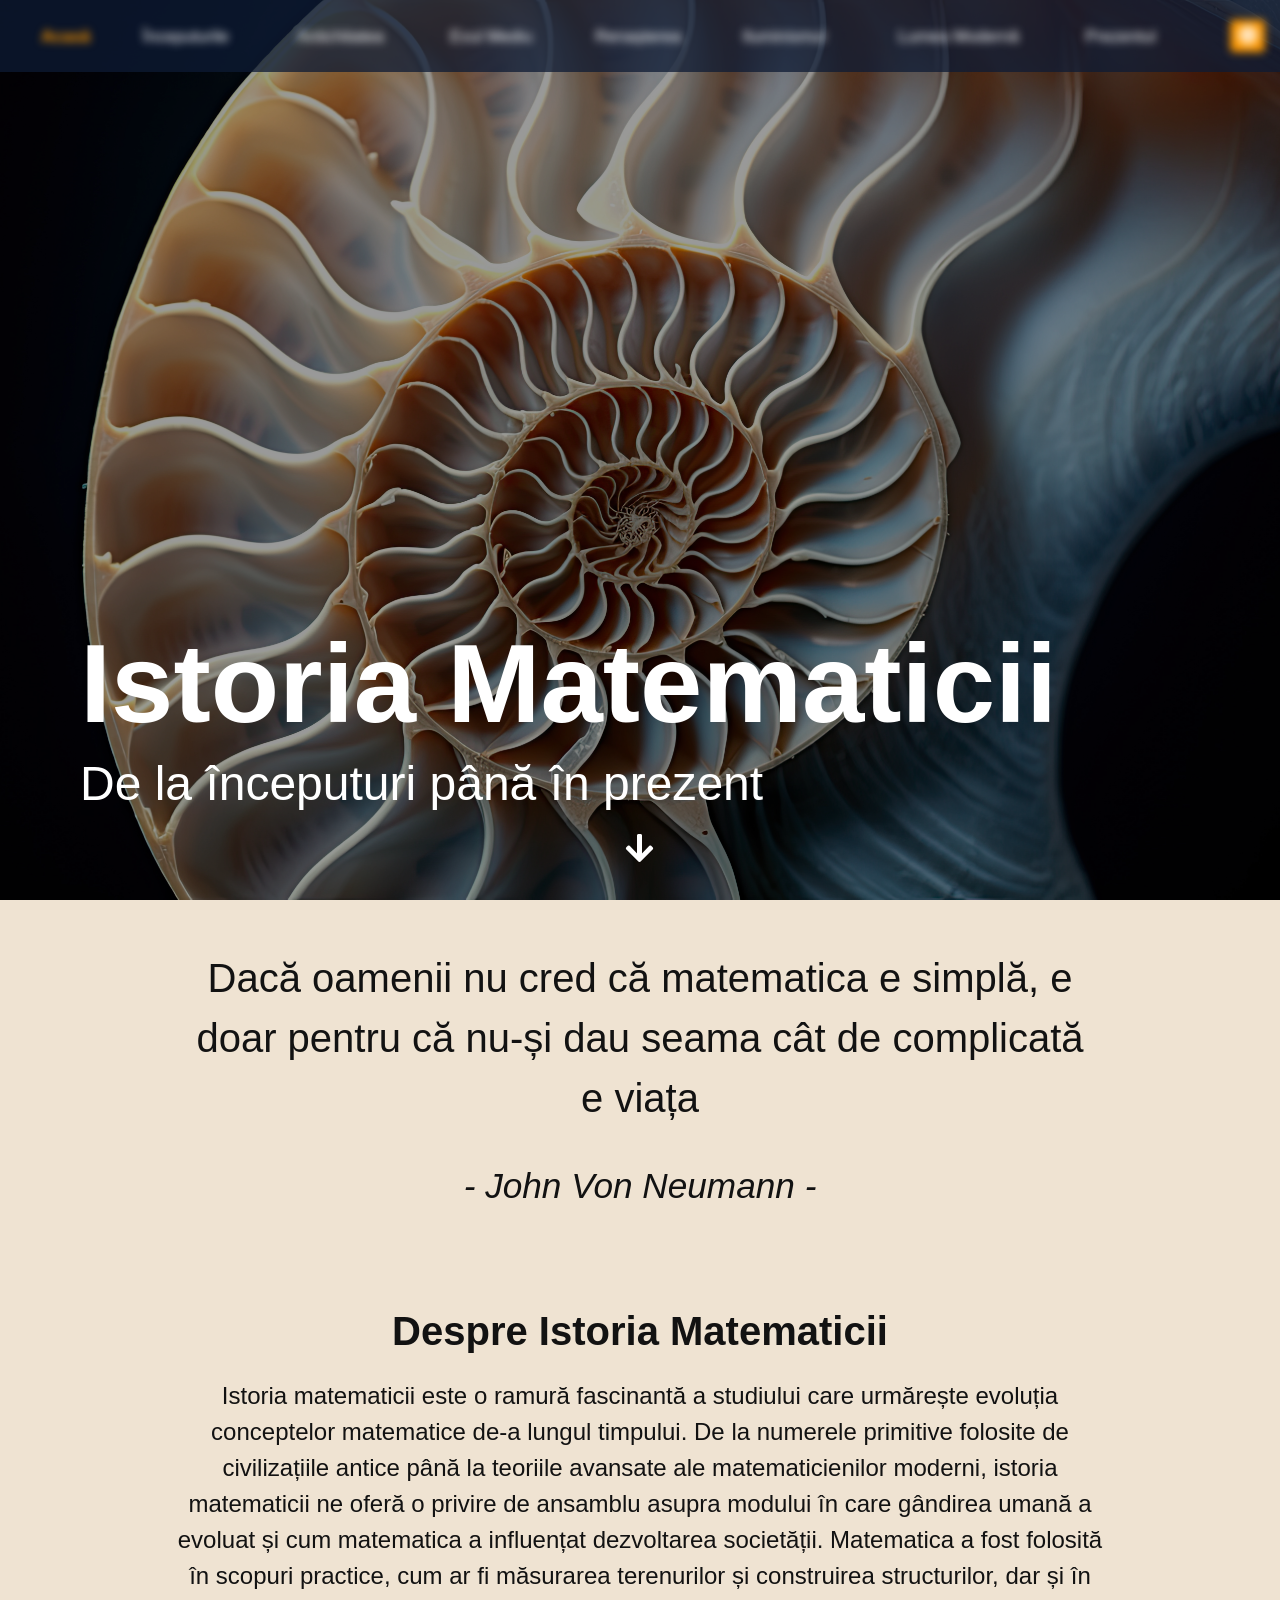
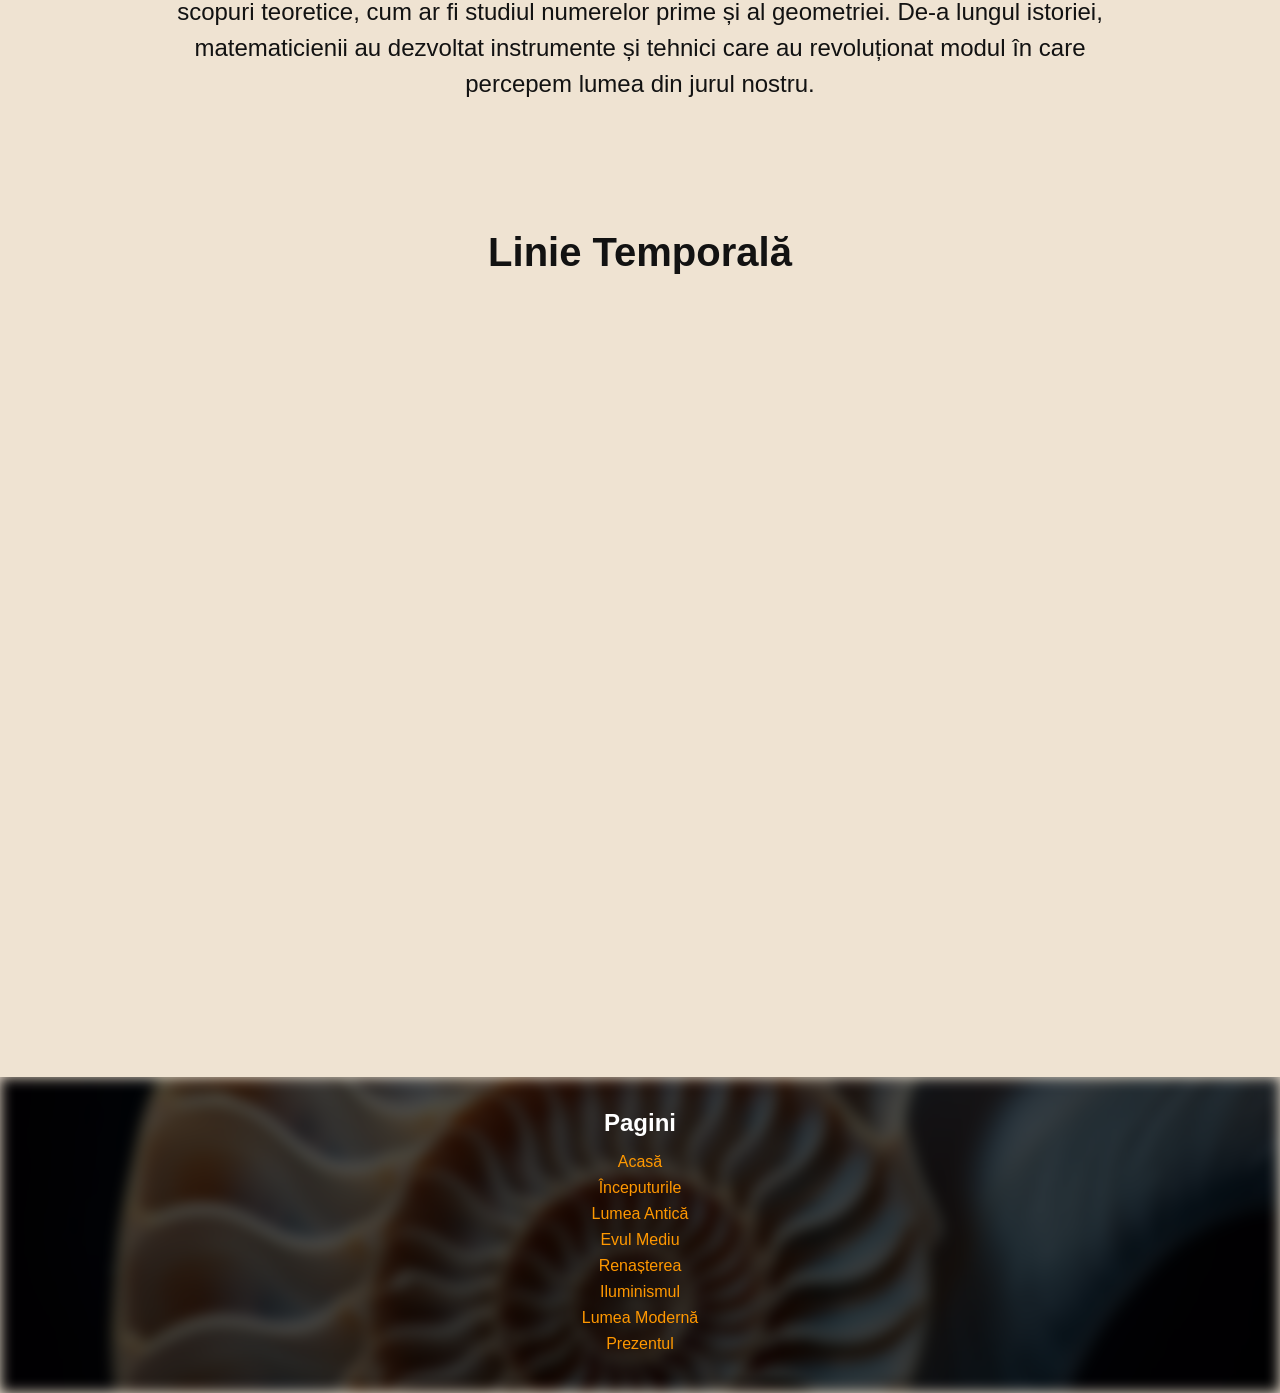
<file: index.html>
<!DOCTYPE html>
<html lang="en">
<head>
  <meta charset="UTF-8">
  <meta name="viewport" content="width=device-width, initial-scale=1.0">
  <link rel="stylesheet" href="style.css">
  <title>Historia Mathematica</title>
  <link rel="stylesheet" href="https://cdnjs.cloudflare.com/ajax/libs/font-awesome/5.15.4/css/all.min.css">
  <script defer src="script.js"></script>
  
</head>
<body id="home">
  <nav class="navbar">
    <div class="nav-links">
      <a class="active-page hidden-nav" href="carduri.html" title="Acasă">Acasă</a>
      
      <a class="hidden-nav" href="html/Inceputurile.html" title=" Începuturile">Începuturile</a>
      <a class="hidden-nav" href="html/Antichitatea.html" title="Antichitatea">Antichitatea</a>
      <a class="hidden-nav" href="html/Evul Mediu.html" title="Evul Mediu">Evul Mediu</a>
      <a class="hidden-nav" href="html/Renasterea.html" title="Renașterea">Renașterea</a>
      <a class="hidden-nav" href="html/Iluminismul.html" title="Iluminismul">Iluminismul</a>
      <a class="hidden-nav" href="html/Lumea Moderna.html" title="Lumea Modernă">Lumea Modernă</a>
      <a class="hidden-nav" href="html/Prezentul.html" title="Prezentul">Prezentul</a>
    </div>
    <button id="theme-toggle" class="theme-toggle hidden-nav">
      <i class="fas fa-sun"></i>
    </button>
  </nav>
  <div class="hero-section">
    <div class="hero-text">
      <h1 class="hidden">Istoria Matematicii</h1>
      <p class="hidden"> De la începuturi până în prezent</p>
    </div>
    <div class="scroll-down">
      <i class="fas fa-arrow-down hidden"></i>
    </div>
    <img src="assets/index.jpg" alt="index.jpg" class="hero-image">
  </div>
  <div class="quote">
    <p class="quote-text hidden">
      Dacă oamenii nu cred că matematica e simplă, e doar pentru că nu-și dau seama cât de complicată e viața
    </p>
    <p class="quote-author hidden">
      - John Von Neumann -
    </p>
  </div>
  <div class="content-section">
    <div>
      <h2 class="hidden">Despre Istoria Matematicii</h2>
      <p class="hidden">
        Istoria matematicii este o ramură fascinantă a studiului care urmărește evoluția conceptelor matematice de-a lungul timpului. De la numerele primitive folosite de civilizațiile antice până la teoriile avansate ale matematicienilor moderni, istoria matematicii ne oferă o privire de ansamblu asupra modului în care gândirea umană a evoluat și cum matematica a influențat dezvoltarea societății. Matematica a fost folosită în scopuri practice, cum ar fi măsurarea terenurilor și construirea structurilor, dar și în scopuri teoretice, cum ar fi studiul numerelor prime și al geometriei. De-a lungul istoriei, matematicienii au dezvoltat instrumente și tehnici care au revoluționat modul în care percepem lumea din jurul nostru.
      </p>
    </div>
  </div>
  <div class="timeline-section">
    <h2 class="hidden">Linie Temporală</h2>
    <iframe class="hidden" src='https://cdn.knightlab.com/libs/timeline3/latest/embed/index.html?source=v2:2PACX-1vRzUt3yhVwzbuuwPYFxwScQ8oJW8qUwWfwuG-HxHd2XAtcLuQ-ISj8Y8vorEOL8UVI19V4UA6mcipq1&font=Default&lang=en&initial_zoom=8&height=650' width='100%' height='650' webkitallowfullscreen mozallowfullscreen allowfullscreen frameborder='0'></iframe>
  </div>
  <footer class="footer index">
    <div class="footer-links">
      <h3>Pagini</h3>
      <ul>
        <li><a href="index.html">Acasă</a></li>
        <li><a href="html/Inceputurile.html">Începuturile</a></li>
        <li><a href="html/Antichitatea.html">Lumea Antică</a></li>
        <li><a href="html/Evul Mediu.html">Evul Mediu</a></li>
        <li><a href="html/Renasterea.html">Renașterea</a></li>
        <li><a href="html/Iluminismul.html">Iluminismul</a></li>
        <li><a href="html/Lumea Moderna.html">Lumea Modernă</a></li>
        <li><a href="html/Prezentul.html">Prezentul</a></li>
      </ul>
    </div>
  </footer>
</body>
</html>
</file>
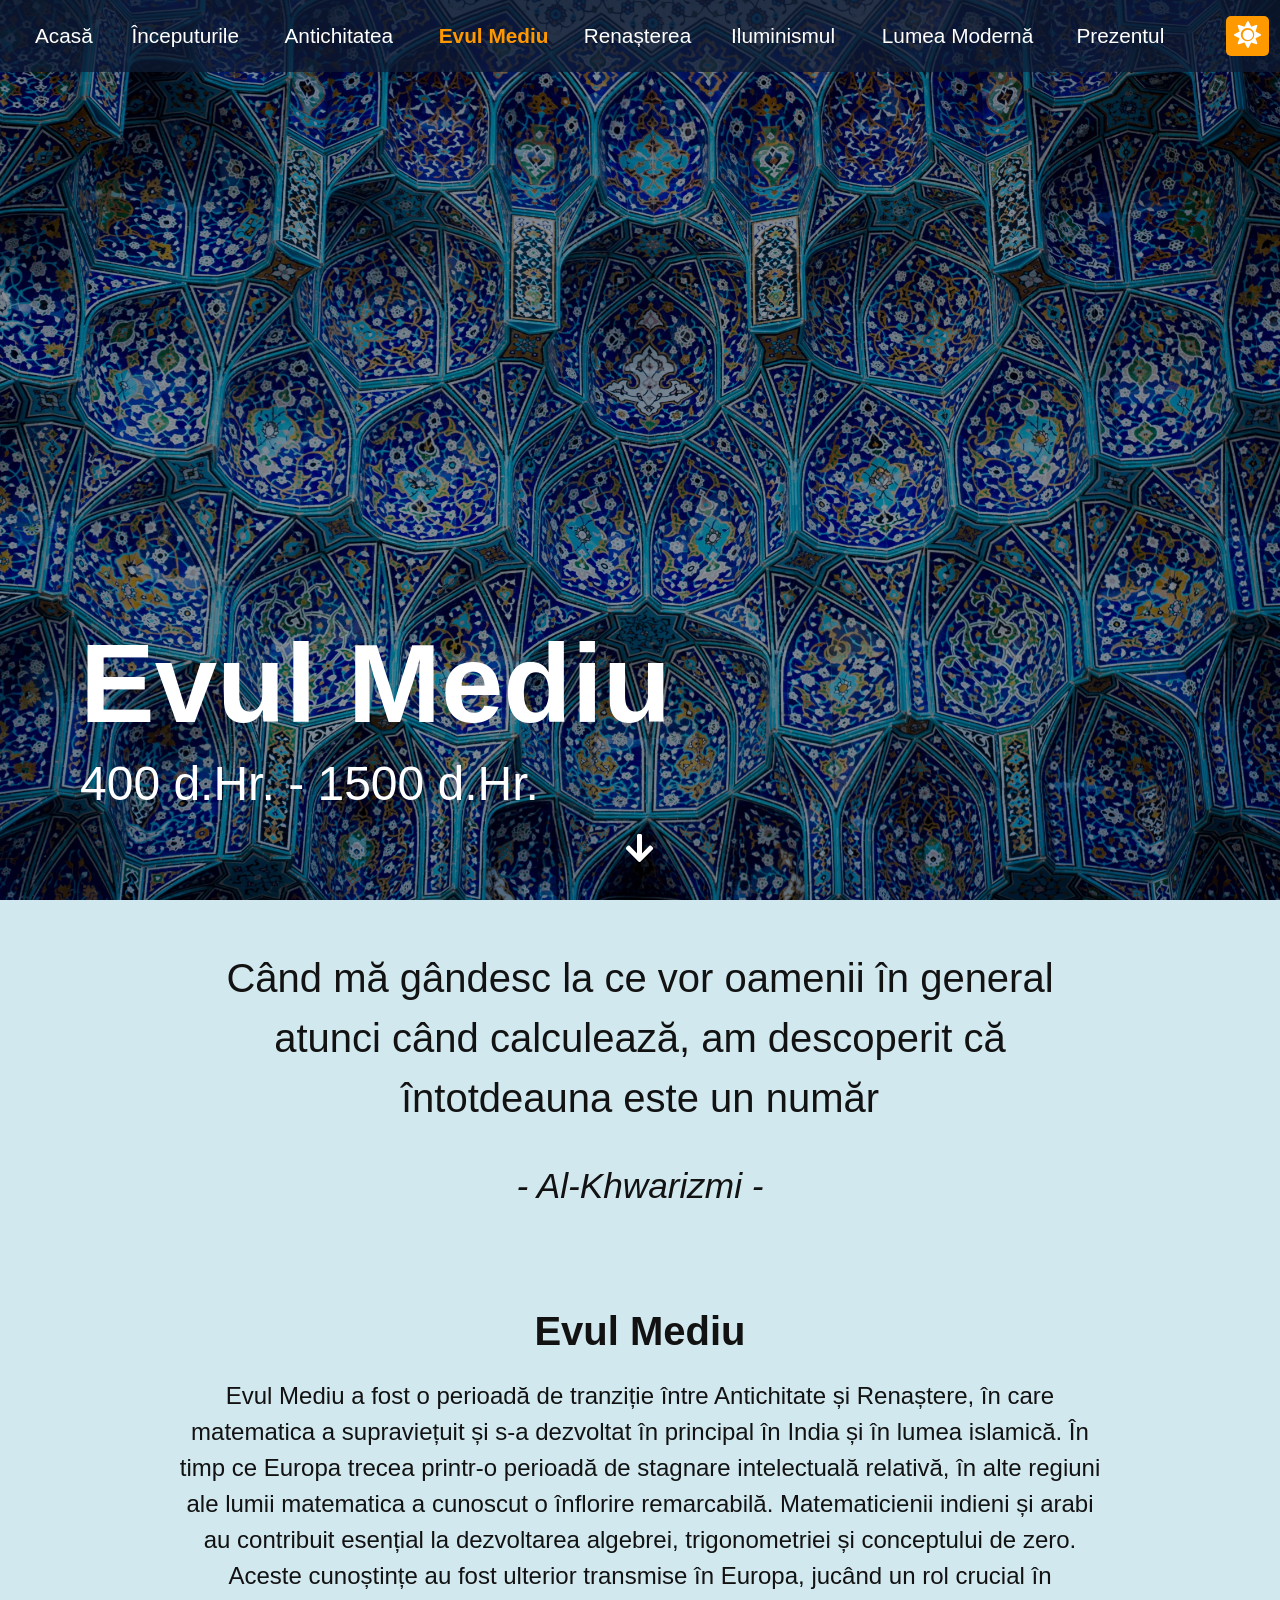
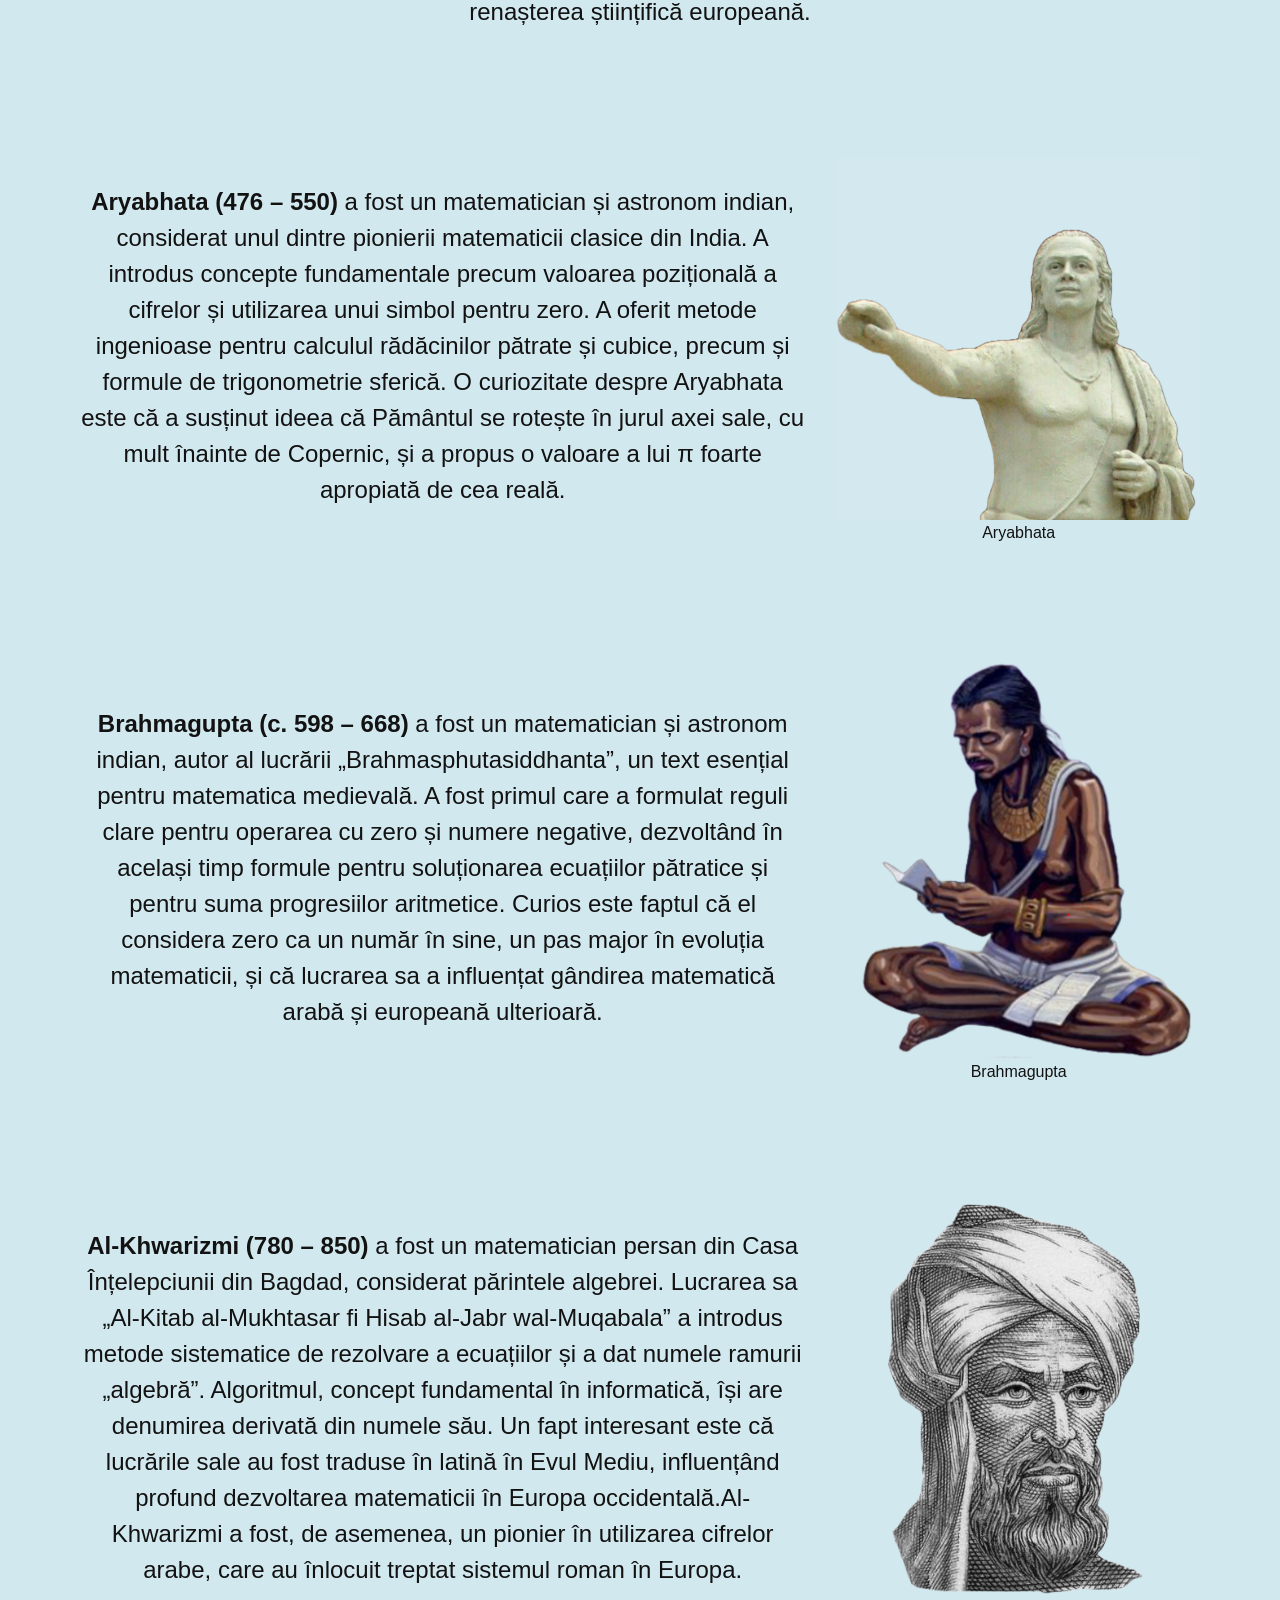
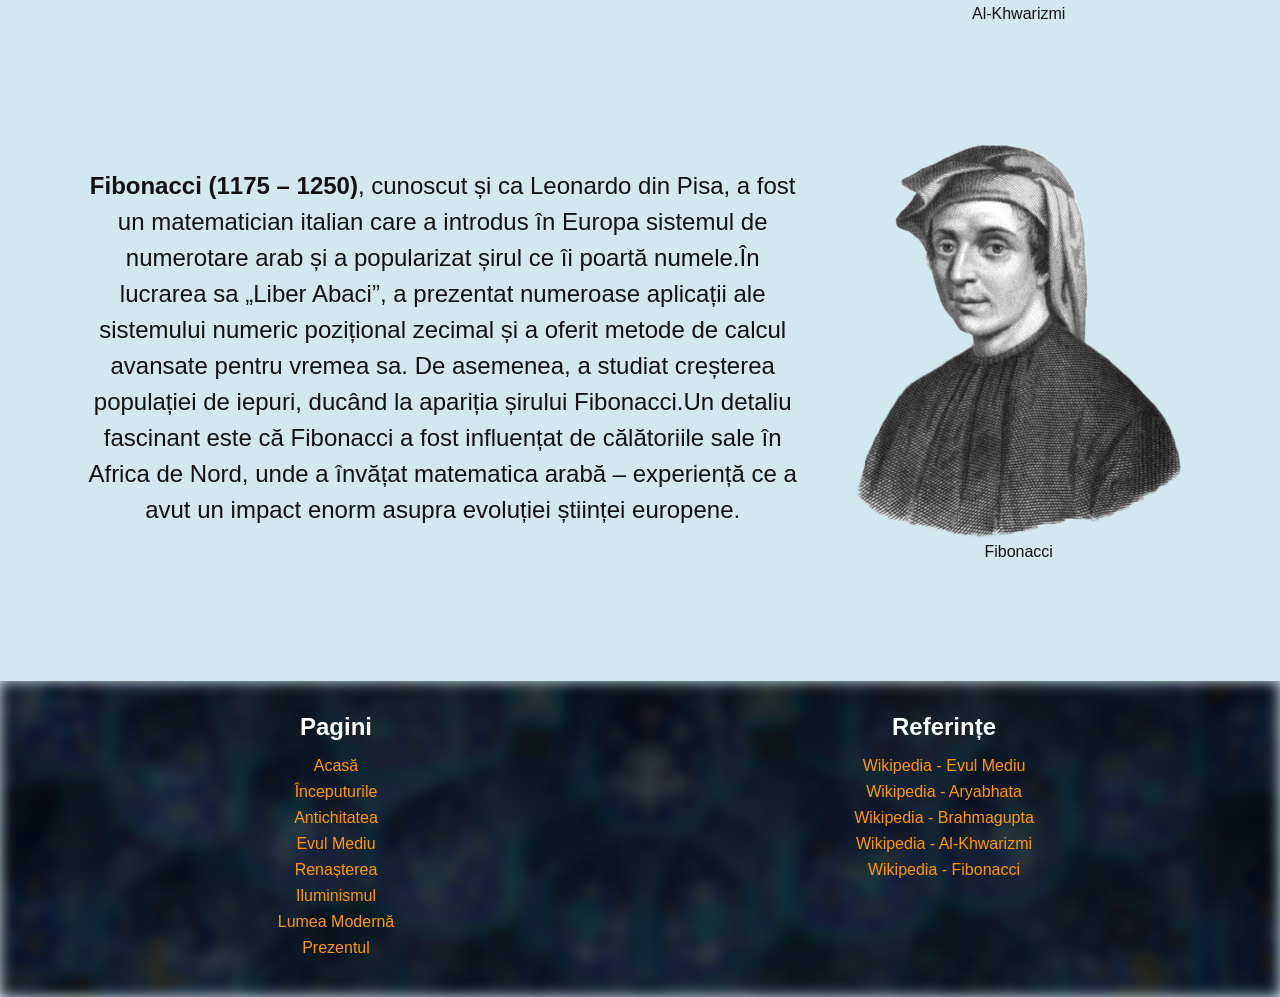
<file: html/Evul Mediu.html>
<!DOCTYPE html>
<html lang="en">
<head>
  <meta charset="UTF-8">
  <meta name="viewport" content="width=device-width, initial-scale=1.0">
  <link rel="stylesheet" href="../style.css">
  <link rel="stylesheet" href="https://cdnjs.cloudflare.com/ajax/libs/font-awesome/5.15.4/css/all.min.css">
  <title>Evul Mediu</title>
</head>
<body id="evul-mediu">
  <nav class="navbar">
    <div class="nav-links">
      <a class="hidden-nav" href="../index.html" title="Acasă">Acasă</a>
      <a class="hidden-nav" href="Inceputurile.html" title="Începuturile">Începuturile</a>
      <a class="hidden-nav" href="Antichitatea.html" title="Antichitatea">Antichitatea</a>
      <a class="active-page hidden-nav" href="Evul Mediu.html" title="Evul Mediu">Evul Mediu</a>
      <a class="hidden-nav" href="Renasterea.html" title="Renașterea">Renașterea</a>
      <a class="hidden-nav" href="Iluminismul.html" title="Iluminismul">Iluminismul</a>
      <a class="hidden-nav" href="Lumea Moderna.html" title="Lumea Modernă">Lumea Modernă</a>
      <a class="hidden-nav" href="Prezentul.html" title="Prezentul">Prezentul</a>
    </div>
    <button id="theme-toggle" class="theme-toggle">
      <i class="fas fa-sun"></i>
    </button>
  </nav>
  <div class="hero-section">
  
    <div class="hero-text">
      <h1 class="hidden">Evul Mediu</h1>
      <p class="hidden">400 d.Hr. - 1500 d.Hr.</p>
      <!-- <button>Timeline</button> -->
    </div>
    <div class="scroll-down">
      <i class="fas fa-arrow-down hidden"></i>
    </div>
    <img src="../assets/Evul-Mediu.jpg" alt="index.jpg" class="hero-image">
  </div>
  <div class="quote">
    <p class="quote-text hidden">
      Când mă gândesc la ce vor oamenii în general atunci când calculează, am descoperit că întotdeauna este un număr
    </p>
    <p class="quote-author hidden">
      - Al-Khwarizmi -
    </p>
  </div>
  <div class="content-section">
    <div>
      <h2 class="hidden">Evul Mediu</h2> 
      <p class="hidden">
        Evul Mediu a fost o perioadă de tranziție între Antichitate și Renaștere, în care matematica a supraviețuit și s-a dezvoltat în principal în India și în lumea islamică. În timp ce Europa trecea printr-o perioadă de stagnare intelectuală relativă, în alte regiuni ale lumii matematica a cunoscut o înflorire remarcabilă. Matematicienii indieni și arabi au contribuit esențial la dezvoltarea algebrei, trigonometriei și conceptului de zero. Aceste cunoștințe au fost ulterior transmise în Europa, jucând un rol crucial în renașterea științifică europeană.
      </p>
    </div>
  </div>
  <div class="content-section">
    <p class="hidden">
      <strong>Aryabhata (476 – 550)</strong> a fost un matematician și astronom indian, considerat unul dintre pionierii matematicii clasice din India. A introdus concepte fundamentale precum valoarea pozițională a cifrelor și utilizarea unui simbol pentru zero. A oferit metode ingenioase pentru calculul rădăcinilor pătrate și cubice, precum și formule de trigonometrie sferică. O curiozitate despre Aryabhata este că a susținut ideea că Pământul se rotește în jurul axei sale, cu mult înainte de Copernic, și a propus o valoare a lui π foarte apropiată de cea reală.
    </p>
    <figure class="hidden">  
      <img src="../assets/Aryabhata.png" title="Aryabhata" alt="Aryabhata" class="content-image">
      <figcaption>Aryabhata</figcaption>
    </figure>
  </div>
  <div class="content-section">
    <p class="hidden">
      <strong>Brahmagupta (c. 598 – 668)</strong> a fost un matematician și astronom indian, autor al lucrării „Brahmasphutasiddhanta”, un text esențial pentru matematica medievală. A fost primul care a formulat reguli clare pentru operarea cu zero și numere negative, dezvoltând în același timp formule pentru soluționarea ecuațiilor pătratice și pentru suma progresiilor aritmetice. Curios este faptul că el considera zero ca un număr în sine, un pas major în evoluția matematicii, și că lucrarea sa a influențat gândirea matematică arabă și europeană ulterioară.
    </p>
    <figure class="hidden">
      <img src="../assets/Brahmagupta.png" title="Brahmagupta" alt="Brahmagupta" class="content-image">
      <figcaption>Brahmagupta</figcaption>
    </figure>
  </div>
  <div class="content-section">
    <p class="hidden">
      <strong>Al-Khwarizmi (780 – 850)</strong> a fost un matematician persan din Casa Înțelepciunii din Bagdad, considerat părintele algebrei. Lucrarea sa „Al-Kitab al-Mukhtasar fi Hisab al-Jabr wal-Muqabala” a introdus metode sistematice de rezolvare a ecuațiilor și a dat numele ramurii „algebră”. Algoritmul, concept fundamental în informatică, își are denumirea derivată din numele său. Un fapt interesant este că lucrările sale au fost traduse în latină în Evul Mediu, influențând profund dezvoltarea matematicii în Europa occidentală.Al-Khwarizmi a fost, de asemenea, un pionier în utilizarea cifrelor arabe, care au înlocuit treptat sistemul roman în Europa.        
    </p>
    <figure class="hidden">
      <img src="../assets/Al-Khwarizmi.png" title="Al-Khwarizmi" alt="Al-Khwarizmi" class="content-image">
      <figcaption>Al-Khwarizmi</figcaption>
    </figure>
  </div>
  <div class="content-section">
    <p class="hidden">
      <strong>Fibonacci (1175 – 1250)</strong>, cunoscut și ca Leonardo din Pisa, a fost un matematician italian care a introdus în Europa sistemul de numerotare arab și a popularizat șirul ce îi poartă numele.În lucrarea sa „Liber Abaci”, a prezentat numeroase aplicații ale sistemului numeric pozițional zecimal și a oferit metode de calcul avansate pentru vremea sa. De asemenea, a studiat creșterea populației de iepuri, ducând la apariția șirului Fibonacci.Un detaliu fascinant este că Fibonacci a fost influențat de călătoriile sale în Africa de Nord, unde a învățat matematica arabă – experiență ce a avut un impact enorm asupra evoluției științei europene.
    </p>
    <figure class="hidden">
      <img src="../assets/Leonardo_Fibonacci.png" title="Fibonacci" alt="Fibonacci" class="content-image">
      <figcaption>Fibonacci</figcaption>
    </figure>
  </div>
  <footer class="footer evul-mediu">
    <div class="footer-links">
      <h3>Pagini</h3>
      <ul>
        <li><a href="../index.html">Acasă</a></li>
        <li><a href="Inceputurile.html">Începuturile</a></li>
        <li><a href="Antichitatea.html">Antichitatea</a></li>
        <li><a href="Evul Mediu.html">Evul Mediu</a></li>
        <li><a href="Renasterea.html">Renașterea</a></li>
        <li><a href="Iluminismul.html">Iluminismul</a></li>
        <li><a href="Lumea Moderna.html">Lumea Modernă</a></li>
        <li><a href="Prezentul.html">Prezentul</a></li>
      </ul>
    </div>
    <div class="footer-references">
      <h3>Referințe</h3>
      <ul>
        <li><a href="https://ro.wikipedia.org/wiki/Evul_Mediu" target="_blank">Wikipedia - Evul Mediu</a></li>
        <li><a href="https://ro.wikipedia.org/wiki/Aryabhata" target="_blank">Wikipedia - Aryabhata</a></li>
        <li><a href="https://ro.wikipedia.org/wiki/Brahmagupta" target="_blank">Wikipedia - Brahmagupta</a></li>
        <li><a href="https://ro.wikipedia.org/wiki/Al-Khwarizmi" target="_blank">Wikipedia - Al-Khwarizmi</a></li>
        <li><a href="https://ro.wikipedia.org/wiki/Fibonacci" target="_blank">Wikipedia - Fibonacci</a></li>
      </ul>
    </div>
  </footer>
  <script src="../script.js"></script>
</body>
</html>
</file>
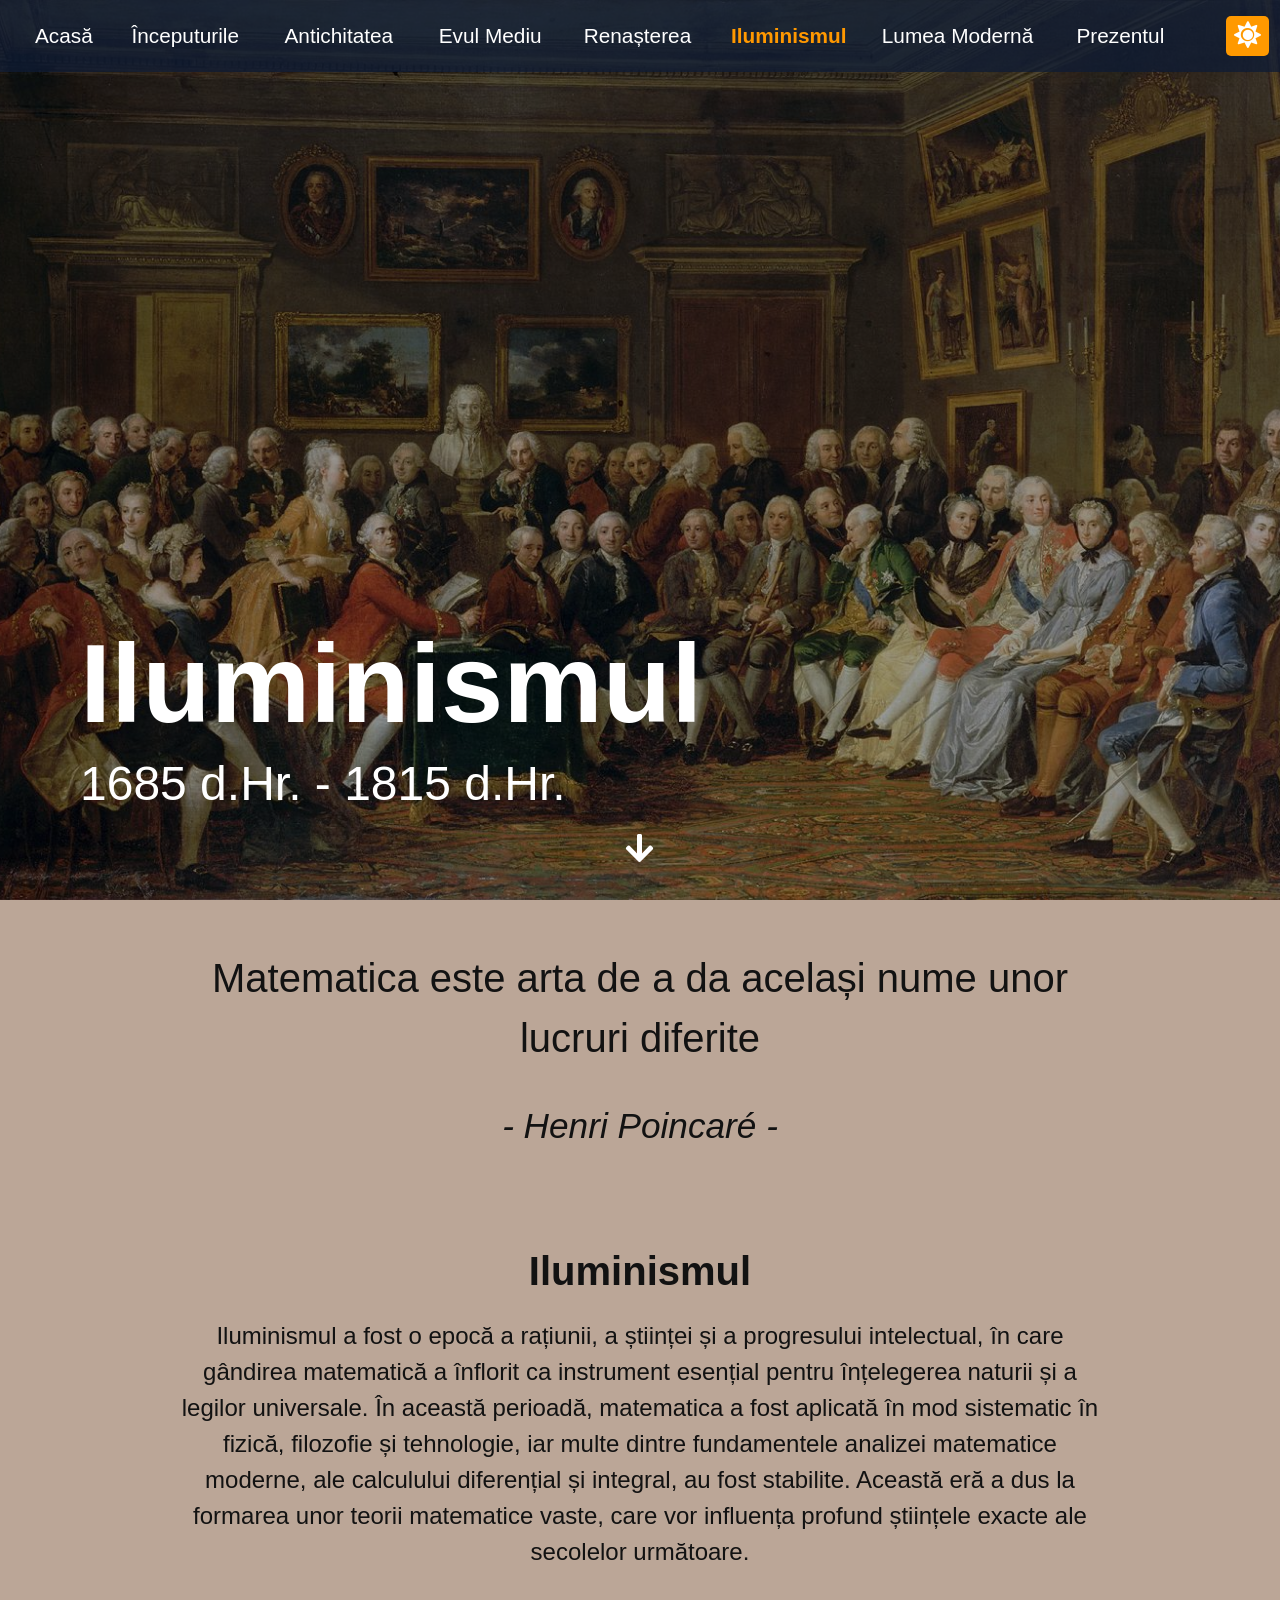
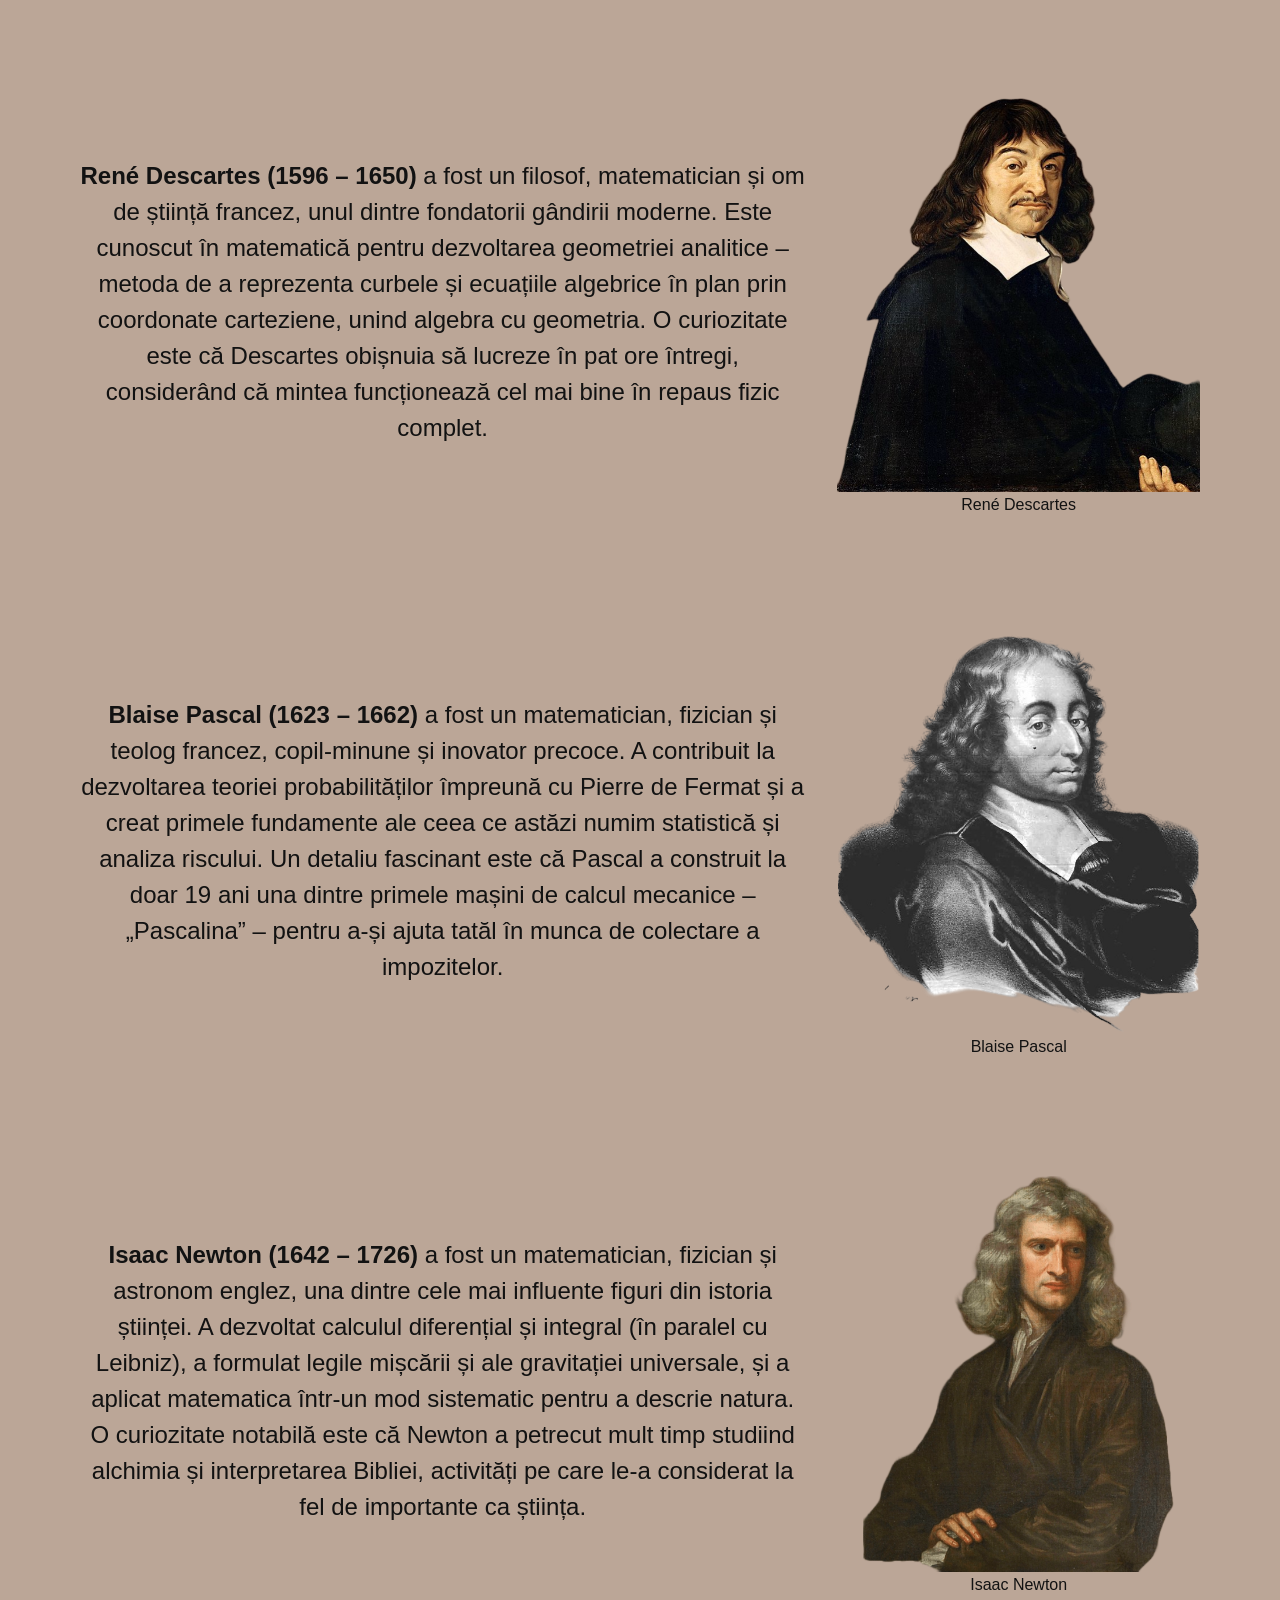
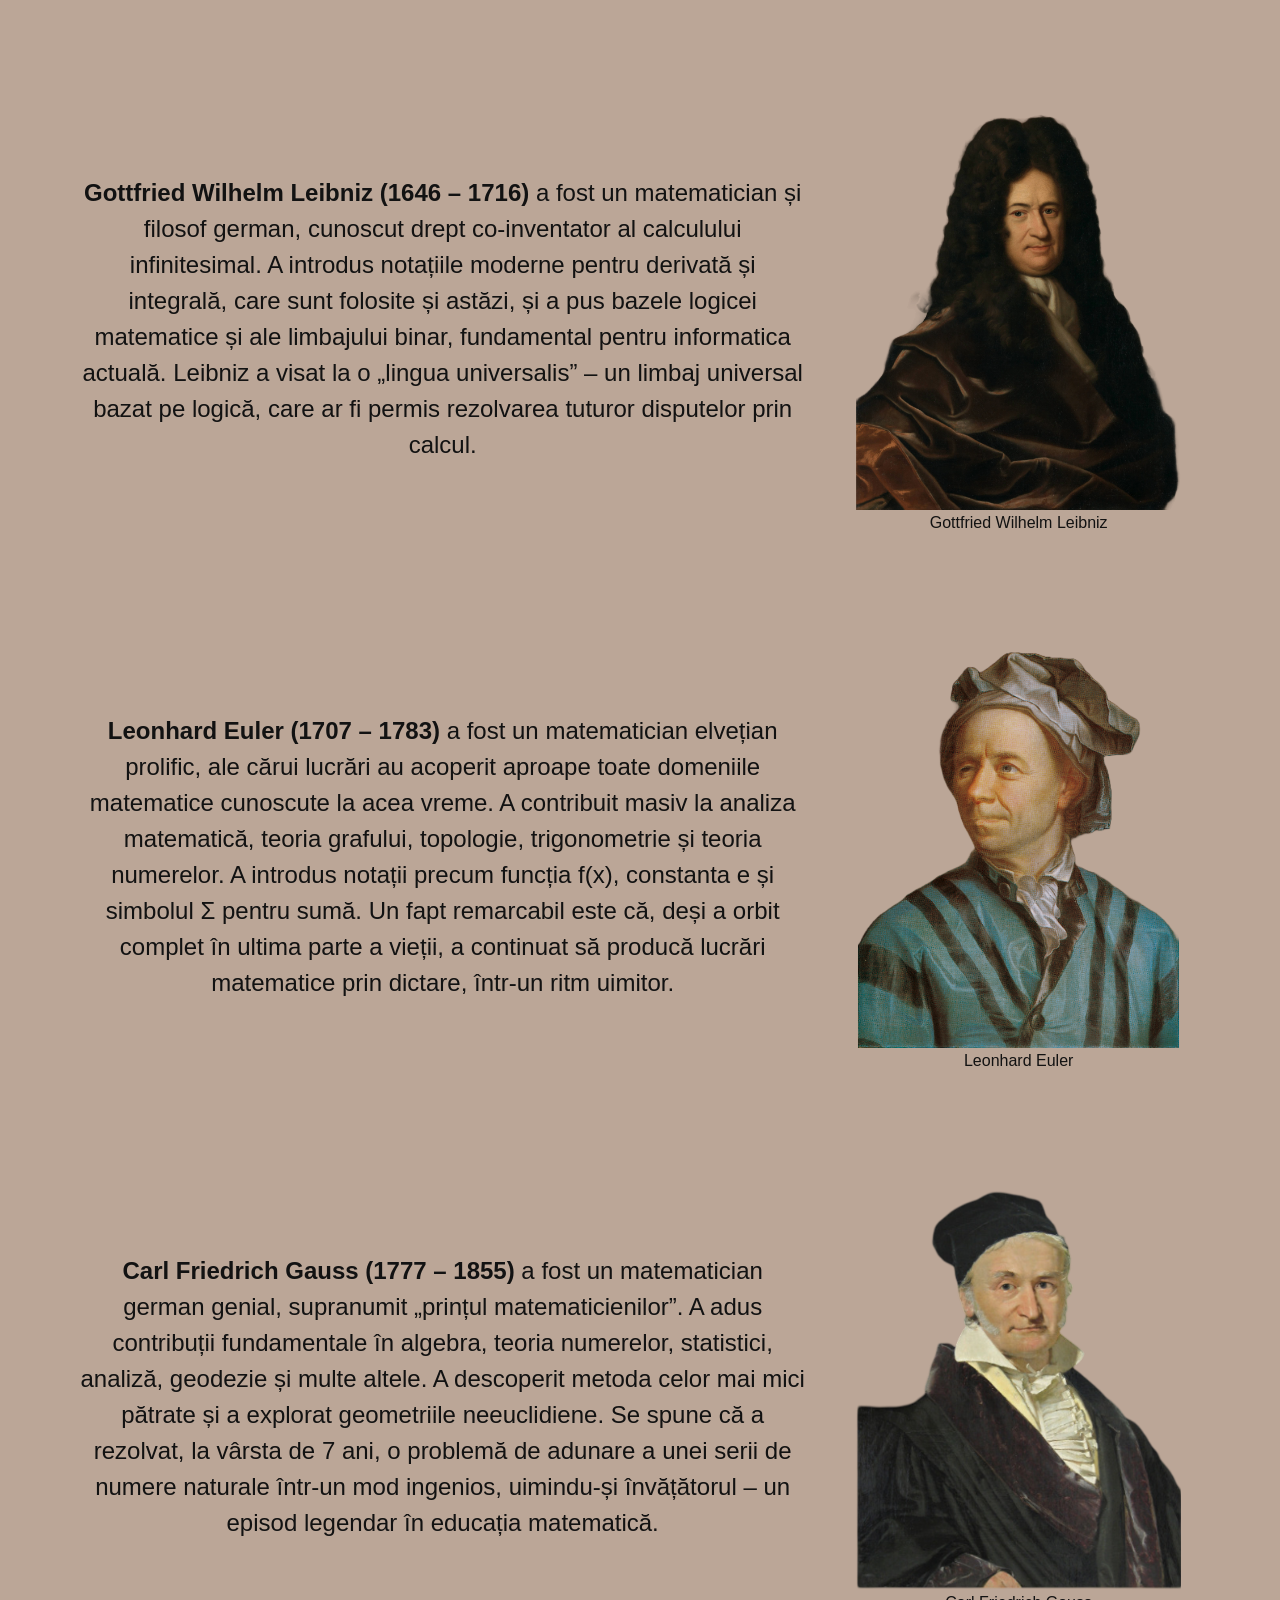
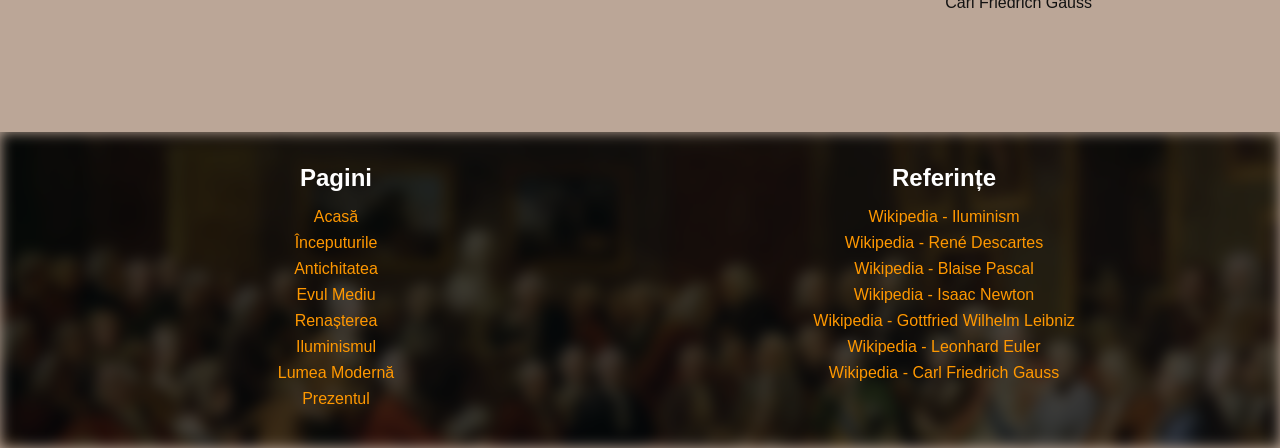
<file: html/Iluminismul.html>
<!DOCTYPE html>
<html lang="en">
<head>
  <meta charset="UTF-8">
  <meta name="viewport" content="width=device-width, initial-scale=1.0">
  <link rel="stylesheet" href="../style.css">
  <link rel="stylesheet" href="https://cdnjs.cloudflare.com/ajax/libs/font-awesome/5.15.4/css/all.min.css">
  <title>Iluminismul</title>
</head>
<body id="iluminismul">
  <nav class="navbar">
    <div class="nav-links">
      <a class="hidden-nav" href="../index.html" title="Acasă">Acasă</a>
      <a class="hidden-nav" href="Inceputurile.html" title="Începuturile">Începuturile</a>
      <a class="hidden-nav" href="Antichitatea.html" title="Antichitatea">Antichitatea</a>
      <a class="hidden-nav" href="Evul Mediu.html" title="Evul Mediu">Evul Mediu</a>
      <a class="hidden-nav" href="Renasterea.html" title="Renașterea">Renașterea</a>
      <a class="active-page hidden-nav" href="Iluminismul.html" title="Iluminismul">Iluminismul</a>
      <a class="hidden-nav" href="Lumea Moderna.html" title="Lumea Modernă">Lumea Modernă</a>
      <a class="hidden-nav" href="Prezentul.html" title="Prezentul">Prezentul</a>
    </div>
    <button id="theme-toggle" class="theme-toggle">
      <i class="fas fa-sun"></i>
    </button>
  </nav>
  <div class="hero-section">
  
    <div class="hero-text">
      <h1 class="hidden">Iluminismul</h1>
      <p class="hidden">1685 d.Hr. - 1815 d.Hr.</p>
      <!-- <button>Timeline</button> -->
    </div>
    <div class="scroll-down">
      <i class="fas fa-arrow-down hidden"></i>
    </div>
    <img src="../assets/Iluminismul.jpg" alt="index.jpg" class="hero-image">
  </div>
  <div class="quote">
    <p class="quote-text hidden">
      Matematica este arta de a da același nume unor lucruri diferite
    </p>
    <p class="quote-author hidden">
      - Henri Poincaré -
    </p>
  </div>
  <div class="content-section">
    <div>
      <h2 class="hidden">Iluminismul</h2>
      <p class="hidden">
        Iluminismul a fost o epocă a rațiunii, a științei și a progresului intelectual, în care gândirea matematică a înflorit ca instrument esențial pentru înțelegerea naturii și a legilor universale. În această perioadă, matematica a fost aplicată în mod sistematic în fizică, filozofie și tehnologie, iar multe dintre fundamentele analizei matematice moderne, ale calculului diferențial și integral, au fost stabilite. Această eră a dus la formarea unor teorii matematice vaste, care vor influența profund științele exacte ale secolelor următoare.
      </p>
    </div>
  </div>
  <div class="content-section">
    <p class="hidden">
      <strong>René Descartes (1596 – 1650)</strong> a fost un filosof, matematician și om de știință francez, unul dintre fondatorii gândirii moderne. Este cunoscut în matematică pentru dezvoltarea geometriei analitice – metoda de a reprezenta curbele și ecuațiile algebrice în plan prin coordonate carteziene, unind algebra cu geometria. O curiozitate este că Descartes obișnuia să lucreze în pat ore întregi, considerând că mintea funcționează cel mai bine în repaus fizic complet.
    </p>
    <figure class="hidden">  
      <img src="../assets/Rene_Descartes.png" title="René Descartes" alt="René Descartes" class="content-image">
      <figcaption>René Descartes</figcaption>
    </figure>
  </div>
  <div class="content-section">
    <p class="hidden">
      <strong>Blaise Pascal (1623 – 1662)</strong> a fost un matematician, fizician și teolog francez, copil-minune și inovator precoce. A contribuit la dezvoltarea teoriei probabilităților împreună cu Pierre de Fermat și a creat primele fundamente ale ceea ce astăzi numim statistică și analiza riscului. Un detaliu fascinant este că Pascal a construit la doar 19 ani una dintre primele mașini de calcul mecanice – „Pascalina” – pentru a-și ajuta tatăl în munca de colectare a impozitelor.
    </p>
    <figure class="hidden">  
      <img src="../assets/Blaise Pascal.png" title="Blaise Pascal" alt="Blaise Pascal" class="content-image">
      <figcaption>Blaise Pascal</figcaption>
    </figure>
  </div>
  <div class="content-section">
    <p class="hidden">
      <strong>Isaac Newton (1642 – 1726)</strong> a fost un matematician, fizician și astronom englez, una dintre cele mai influente figuri din istoria științei. A dezvoltat calculul diferențial și integral (în paralel cu Leibniz), a formulat legile mișcării și ale gravitației universale, și a aplicat matematica într-un mod sistematic pentru a descrie natura. O curiozitate notabilă este că Newton a petrecut mult timp studiind alchimia și interpretarea Bibliei, activități pe care le-a considerat la fel de importante ca știința.
    </p>
    <figure class="hidden">  
      <img src="../assets/Isaac Newton.png" title="Isaac Newton" alt="Isaac Newton" class="content-image">
      <figcaption>Isaac Newton</figcaption>
    </figure>
  </div>
  <div class="content-section">
    <p class="hidden">
      <strong>Gottfried Wilhelm Leibniz (1646 – 1716)</strong> a fost un matematician și filosof german, cunoscut drept co-inventator al calculului infinitesimal. A introdus notațiile moderne pentru derivată și integrală, care sunt folosite și astăzi, și a pus bazele logicei matematice și ale limbajului binar, fundamental pentru informatica actuală. Leibniz a visat la o „lingua universalis” – un limbaj universal bazat pe logică, care ar fi permis rezolvarea tuturor disputelor prin calcul.
    </p>
    <figure class="hidden">  
      <img src="../assets/Leibniz.png" title="Gottfried Wilhelm Leibniz" alt="Gottfried Wilhelm Leibniz" class="content-image">
      <figcaption>Gottfried Wilhelm Leibniz</figcaption>
    </figure>
  </div>
  <div class="content-section">
    <p class="hidden">
      <strong>Leonhard Euler (1707 – 1783)</strong> a fost un matematician elvețian prolific, ale cărui lucrări au acoperit aproape toate domeniile matematice cunoscute la acea vreme. A contribuit masiv la analiza matematică, teoria grafului, topologie, trigonometrie și teoria numerelor. A introdus notații precum funcția f(x), constanta e și simbolul Σ pentru sumă. Un fapt remarcabil este că, deși a orbit complet în ultima parte a vieții, a continuat să producă lucrări matematice prin dictare, într-un ritm uimitor.
    </p>
    <figure class="hidden">  
      <img src="../assets/Leonhard_Euler.png" title="Leonhard Euler" alt="Leonhard Euler" class="content-image">
      <figcaption>Leonhard Euler</figcaption>
    </figure>
  </div>
  <div class="content-section">
    <p class="hidden">
      <strong>Carl Friedrich Gauss (1777 – 1855)</strong> a fost un matematician german genial, supranumit „prințul matematicienilor”. A adus contribuții fundamentale în algebra, teoria numerelor, statistici, analiză, geodezie și multe altele. A descoperit metoda celor mai mici pătrate și a explorat geometriile neeuclidiene. Se spune că a rezolvat, la vârsta de 7 ani, o problemă de adunare a unei serii de numere naturale într-un mod ingenios, uimindu-și învățătorul – un episod legendar în educația matematică.
    </p>
    <figure class="hidden">  
      <img src="../assets/Carl_Friedrich_Gauss.png" title="Carl Friedrich Gauss" alt="Carl Friedrich Gauss" class="content-image">
      <figcaption>Carl Friedrich Gauss</figcaption>
    </figure>
  </div>
  <footer class="footer iluminismul">
    <div class="footer-links">
      <!-- <img src="assets/index.jpg" alt="index.jpg" class="footer-image"> -->
      <h3>Pagini</h3>
      <ul>
        <li><a href="../index.html">Acasă</a></li>
        <li><a href="Inceputurile.html">Începuturile</a></li>
        <li><a href="Antichitatea.html">Antichitatea</a></li>
        <li><a href="Evul Mediu.html">Evul Mediu</a></li>
        <li><a href="Renasterea.html">Renașterea</a></li>
        <li><a href="Iluminismul.html">Iluminismul</a></li>
        <li><a href="Lumea Moderna.html">Lumea Modernă</a></li>
        <li><a href="Prezentul.html">Prezentul</a></li>
      </ul>
    </div>
    <div class="footer-references">
      <h3>Referințe</h3>
      <ul>
        <li><a href="https://ro.wikipedia.org/wiki/Iluminism" target="_blank">Wikipedia - Iluminism</a></li>
        <li><a href="https://ro.wikipedia.org/wiki/Ren%C3%A9_Descartes" target="_blank">Wikipedia - René Descartes</a></li>
        <li><a href="https://ro.wikipedia.org/wiki/Blaise_Pascal" target="_blank">Wikipedia - Blaise Pascal</a></li>
        <li><a href="https://ro.wikipedia.org/wiki/Isaac_Newton" target="_blank">Wikipedia - Isaac Newton</a></li>
        <li><a href="https://ro.wikipedia.org/wiki/Gottfried_Wilhelm_Leibniz" target="_blank">Wikipedia - Gottfried Wilhelm Leibniz</a></li>
        <li><a href="https://ro.wikipedia.org/wiki/Leonhard_Euler" target="_blank">Wikipedia - Leonhard Euler</a></li>
        <li><a href="https://ro.wikipedia.org/wiki/Carl_Friedrich_Gauss" target="_blank">Wikipedia - Carl Friedrich Gauss</a></li>
      </ul>
    </div>
  </footer>
  <script src="../script.js"></script>
</body>
</html>
</file>
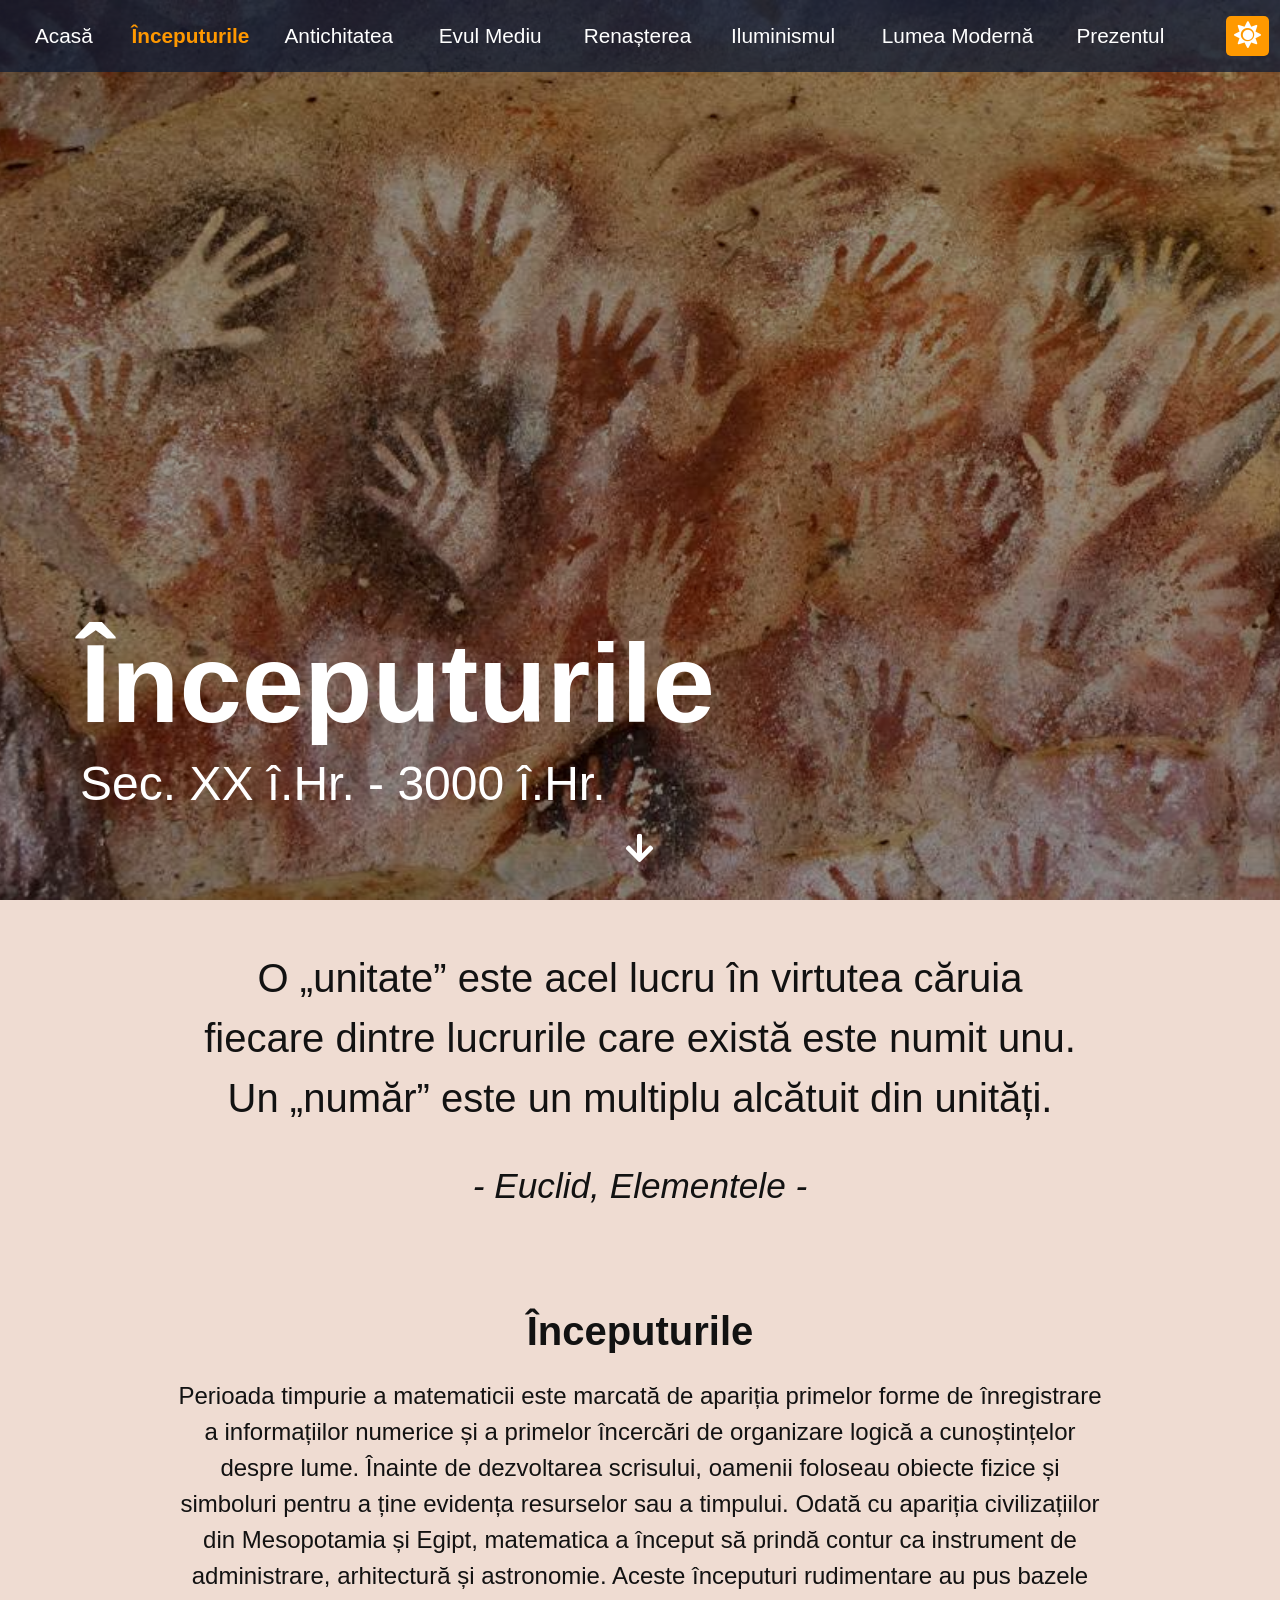
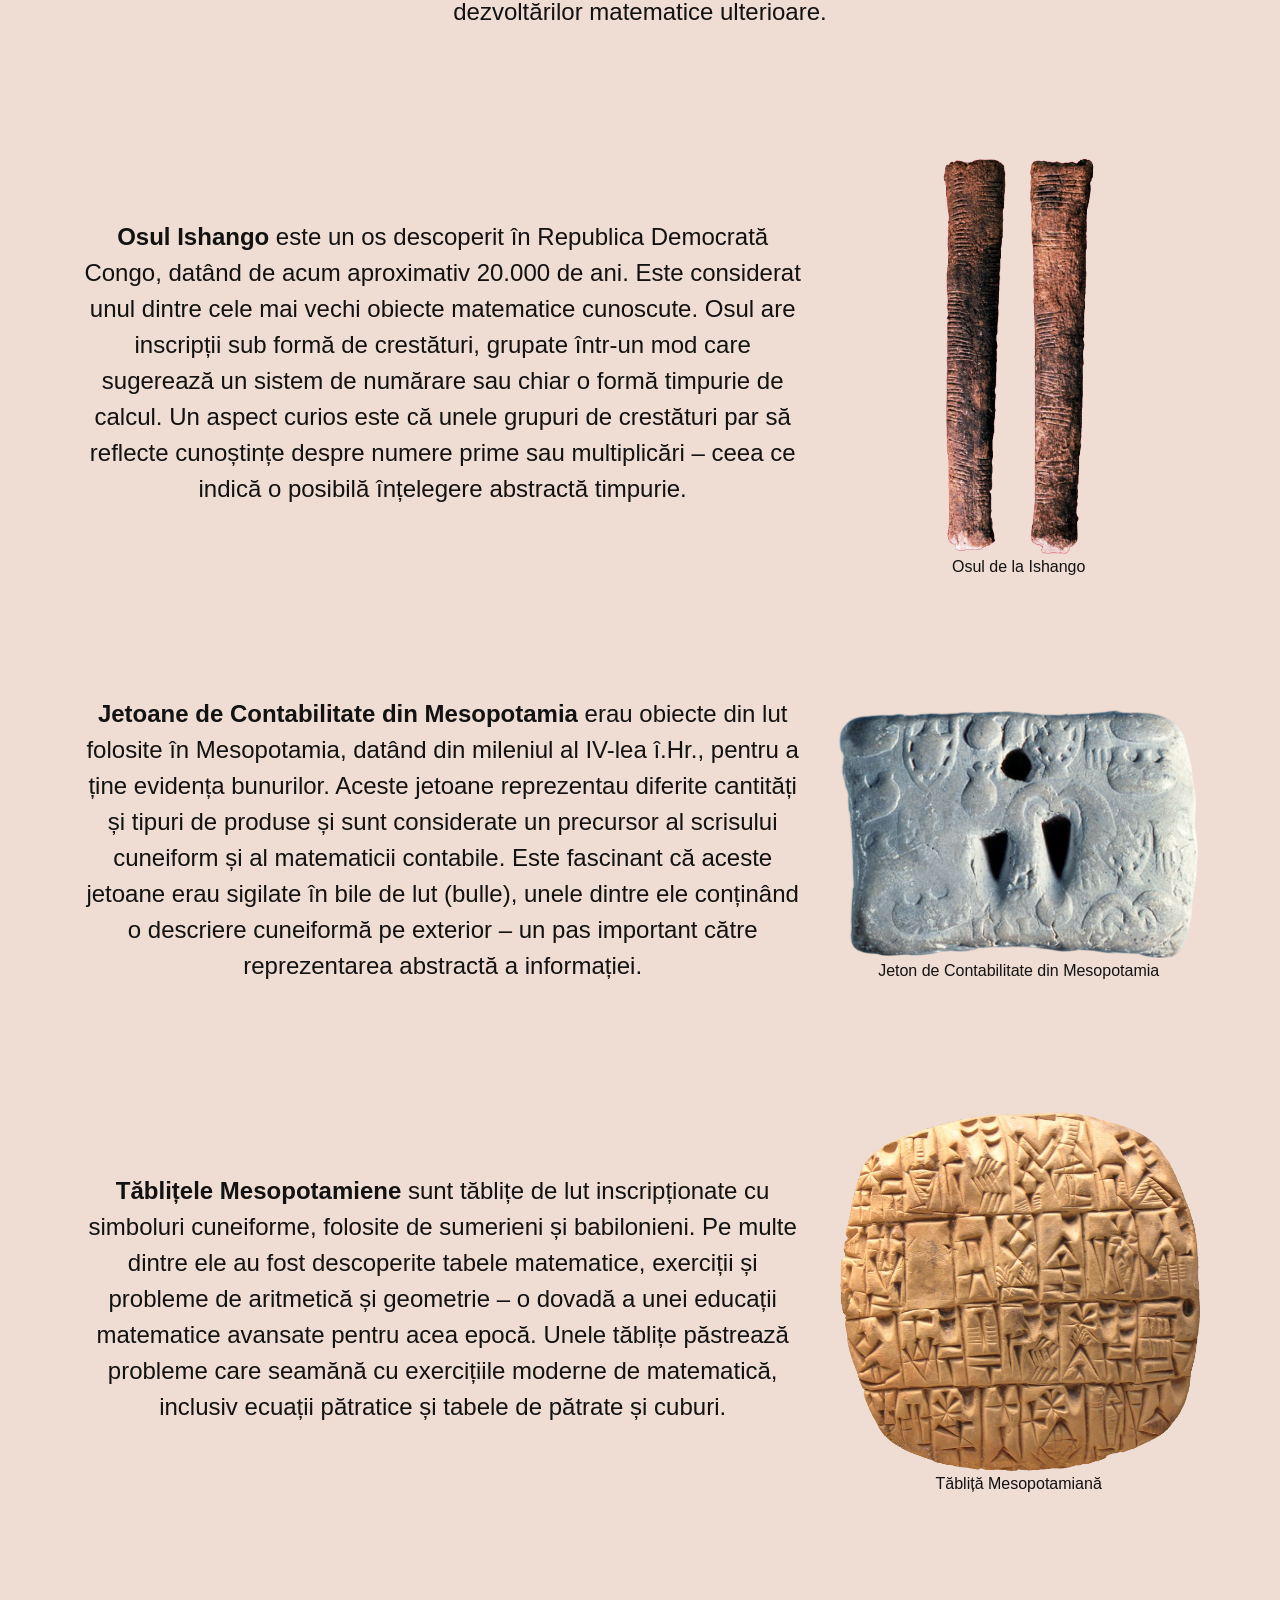
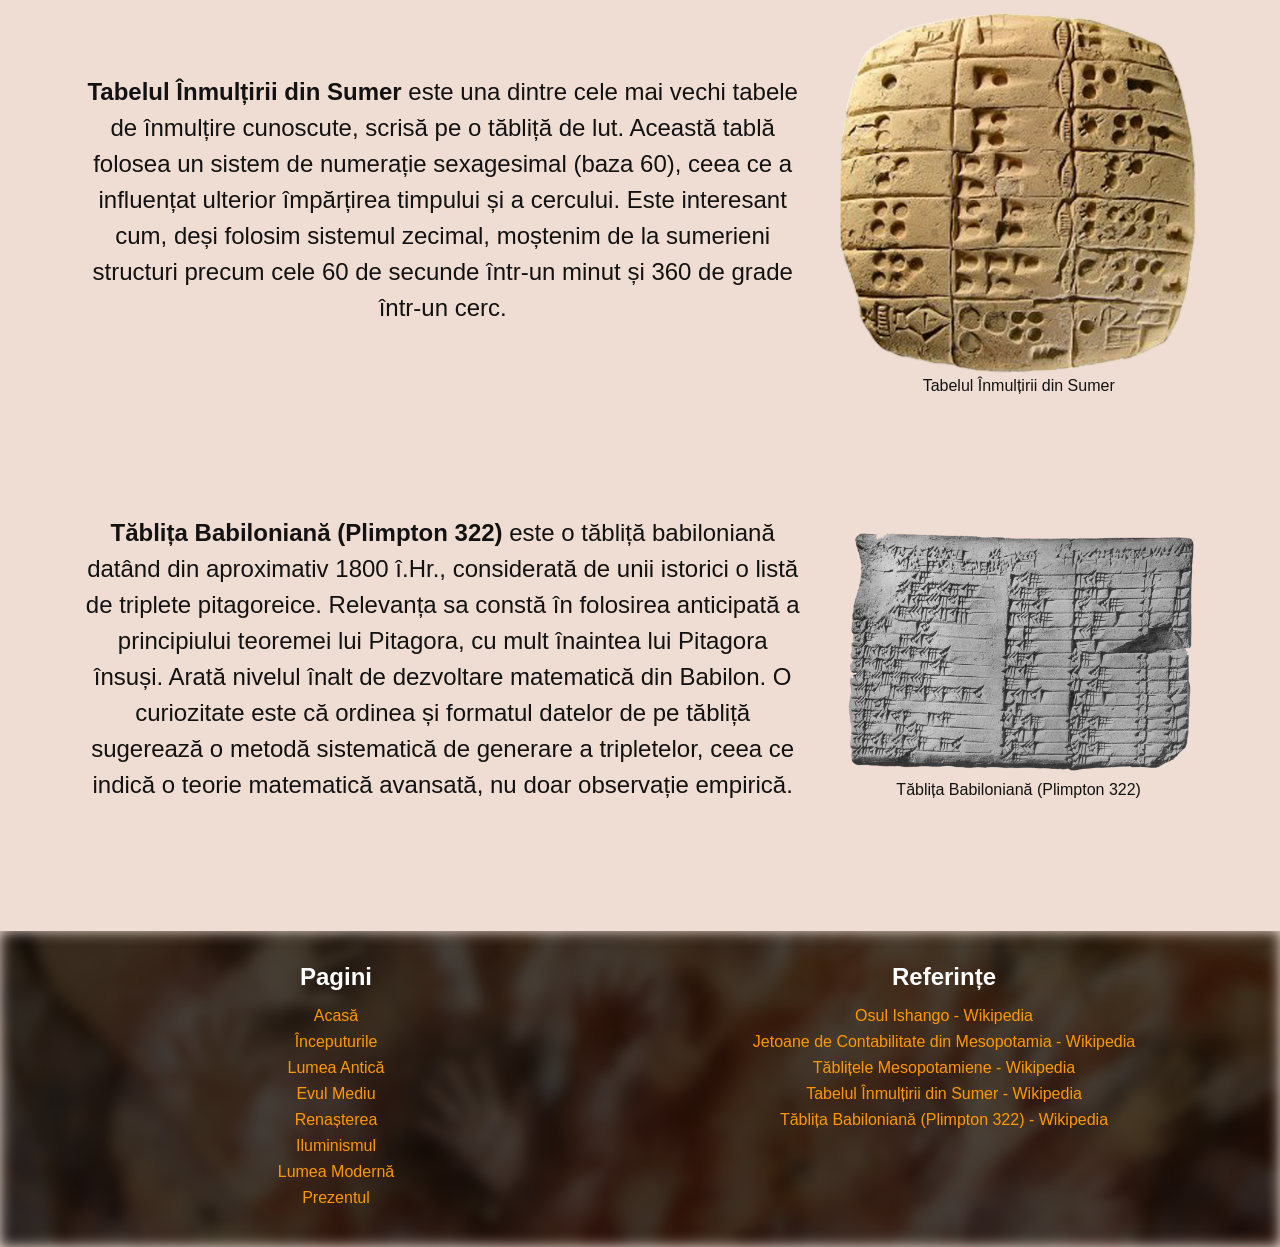
<file: html/Inceputurile.html>
<!DOCTYPE html>
<html lang="en">
<head>
  <meta charset="UTF-8">
  <meta name="viewport" content="width=device-width, initial-scale=1.0">
  <link rel="stylesheet" href="../style.css">
  <link rel="stylesheet" href="https://cdnjs.cloudflare.com/ajax/libs/font-awesome/5.15.4/css/all.min.css">
  <title>Începuturile</title>
</head>
<body id="inceputurile">
  <nav class="navbar">
    <div class="nav-links">
      <a class="hidden-nav" href="../index.html" title="Acasă">Acasă</a>
      <a class="active-page hidden-nav" href="Inceputurile.html" title="Începuturile">Începuturile</a>
      <a class="hidden-nav" href="Antichitatea.html" title="Antichitatea">Antichitatea</a>
      <a class="hidden-nav" href="Evul Mediu.html" title="Evul Mediu">Evul Mediu</a>
      <a class="hidden-nav" href="Renasterea.html" title="Renașterea">Renașterea</a>
      <a class="hidden-nav" href="Iluminismul.html" title="Iluminismul">Iluminismul</a>
      <a class="hidden-nav" href="Lumea Moderna.html" title="Lumea Modernă">Lumea Modernă</a>
      <a class="hidden-nav" href="Prezentul.html" title="Prezentul">Prezentul</a>
    </div>
    <button id="theme-toggle" class="theme-toggle">
      <i class="fas fa-sun"></i>
    </button>
  </nav>
  <div class="hero-section">
  
    <div class="hero-text">
      <h1 class="hidden">Începuturile</h1>
      <p class="hidden">Sec. XX î.Hr. - 3000 î.Hr.</p>
      <!-- <button>Timeline</button> -->
    </div>
    <div class="scroll-down">
      <i class="fas fa-arrow-down hidden"></i>
    </div>
    <img src="../assets/Inceputurile.jpg" alt="index.jpg" class="hero-image">
  </div>
  <div class="quote">
    <p class="quote-text hidden">
      O „unitate” este acel lucru în virtutea căruia fiecare dintre lucrurile care există este numit unu. Un „număr” este un multiplu alcătuit din unități.
    </p>
    <p class="quote-author hidden">
      - Euclid, Elementele -
    </p>
  </div>
  <div class="content-section">
    <div>
      <h2 class="hidden">Începuturile</h2> 
      <p class="hidden">
        Perioada timpurie a matematicii este marcată de apariția primelor forme de înregistrare a informațiilor numerice și a primelor încercări de organizare logică a cunoștințelor despre lume. Înainte de dezvoltarea scrisului, oamenii foloseau obiecte fizice și simboluri pentru a ține evidența resurselor sau a timpului. Odată cu apariția civilizațiilor din Mesopotamia și Egipt, matematica a început să prindă contur ca instrument de administrare, arhitectură și astronomie. Aceste începuturi rudimentare au pus bazele dezvoltărilor matematice ulterioare.
      </p>  
    </div>
  </div>
  <div class="content-section">
    <p class="hidden">
      <strong>Osul Ishango</strong> este un os descoperit în Republica Democrată Congo, datând de acum aproximativ 20.000 de ani. Este considerat unul dintre cele mai vechi obiecte matematice cunoscute. Osul are inscripții sub formă de crestături, grupate într-un mod care sugerează un sistem de numărare sau chiar o formă timpurie de calcul. Un aspect curios este că unele grupuri de crestături par să reflecte cunoștințe despre numere prime sau multiplicări – ceea ce indică o posibilă înțelegere abstractă timpurie.
    </p>
    <figure class="hidden">
      <img src="../assets/Ishango Bone.png" title="Osul Ishango" alt="Osul Ishango" class="content-image">
      <figcaption>Osul de la Ishango</figcaption>
    </figure>
  </div>
  <div class="content-section">
    <p class="hidden">
      <strong>Jetoane de Contabilitate din Mesopotamia</strong> erau obiecte din lut folosite în Mesopotamia, datând din mileniul al IV-lea î.Hr., pentru a ține evidența bunurilor. Aceste jetoane reprezentau diferite cantități și tipuri de produse și sunt considerate un precursor al scrisului cuneiform și al matematicii contabile. Este fascinant că aceste jetoane erau sigilate în bile de lut (bulle), unele dintre ele conținând o descriere cuneiformă pe exterior – un pas important către reprezentarea abstractă a informației.
    </p>
    <figure class="hidden">
      <img src="../assets/Mesopotamian-Accounting-Tokens-2.png" title="Jeton 2" alt="Jeton 2" class="content-image" width="300" height="200">
      <figcaption>Jeton de Contabilitate din Mesopotamia</figcaption>
    </figure>
  </div>
  <div class="content-section">
    <p class="hidden">
      <strong>Tăblițele Mesopotamiene</strong> sunt tăblițe de lut inscripționate cu simboluri cuneiforme, folosite de sumerieni și babilonieni. Pe multe dintre ele au fost descoperite tabele matematice, exerciții și probleme de aritmetică și geometrie – o dovadă a unei educații matematice avansate pentru acea epocă. Unele tăblițe păstrează probleme care seamănă cu exercițiile moderne de matematică, inclusiv ecuații pătratice și tabele de pătrate și cuburi.
    </p> 
    <figure class="hidden">
      <img src="../assets/Mesopotamian-Tablets.png" title="Tăbliță Mesopotamiană" alt="Tăbliță Mesopotamiană" class="content-image">
      <figcaption>Tăbliță Mesopotamiană</figcaption>
    </figure>
  </div>
  <div class="content-section">
    <p class="hidden">
      <strong>Tabelul Înmulțirii din Sumer</strong> este una dintre cele mai vechi tabele de înmulțire cunoscute, scrisă pe o tăbliță de lut. Această tablă folosea un sistem de numerație sexagesimal (baza 60), ceea ce a influențat ulterior împărțirea timpului și a cercului. Este interesant cum, deși folosim sistemul zecimal, moștenim de la sumerieni structuri precum cele 60 de secunde într-un minut și 360 de grade într-un cerc.
    </p>
    <figure class="hidden">
      <img src="../assets/Sumerian-Multiplication-Table.png" title="Tabelul Înmulțirii din Sumer" alt="Tabelul Înmulțirii din Sumer" class="content-image">
      <figcaption>Tabelul Înmulțirii din Sumer</figcaption>
    </figure>
  </div>
  <div class="content-section">
    <p class="hidden">
      <strong>Tăblița Babiloniană (Plimpton 322)</strong> este o tăbliță babiloniană datând din aproximativ 1800 î.Hr., considerată de unii istorici o listă de triplete pitagoreice. Relevanța sa constă în folosirea anticipată a principiului teoremei lui Pitagora, cu mult înaintea lui Pitagora însuși. Arată nivelul înalt de dezvoltare matematică din Babilon. O curiozitate este că ordinea și formatul datelor de pe tăbliță sugerează o metodă sistematică de generare a tripletelor, ceea ce indică o teorie matematică avansată, nu doar observație empirică.
    </p>
    <figure class="hidden">
      <img src="../assets/Plimpton_322.png" title="Tăblița Babiloniană (Plimpton 322)" alt="Tăblița Babiloniană (Plimpton 322)" class="content-image">
      <figcaption>Tăblița Babiloniană (Plimpton 322)</figcaption> 
    </figure>
  </div>
  <footer class="footer inceputurile">
    <div class="footer-links">
      <h3>Pagini</h3>
      <ul>
        <li><a href="../index.html">Acasă</a></li>
        <li><a href="Inceputurile.html">Începuturile</a></li>
        <li><a href="Antichitatea.html">Lumea Antică</a></li>
        <li><a href="Evul Mediu.html">Evul Mediu</a></li>
        <li><a href="Renasterea.html">Renașterea</a></li>
        <li><a href="Iluminismul.html">Iluminismul</a></li>
        <li><a href="Lumea Moderna.html">Lumea Modernă</a></li>
        <li><a href="Prezentul.html">Prezentul</a></li>
      </ul>
    </div>
    <div class="footer-references">
      <h3>Referințe</h3>
      <ul>
        <li><a href="https://ro.wikipedia.org/wiki/Osul_din_Ishango" target="_blank">Osul Ishango - Wikipedia</a></li>
        <li><a href="https://www.thoughtco.com/clay-tokens-mesopotamian-writing-171673" target="_blank">Jetoane de Contabilitate din Mesopotamia - Wikipedia</a></li>
        <li><a href="https://en.wikipedia.org/wiki/Clay_tablet" target="_blank">Tăblițele Mesopotamiene - Wikipedia</a></li>
        <li><a href="https://old.maa.org/press/periodicals/convergence/mathematical-treasure-clay-tablets-from-sumer" target="_blank">Tabelul Înmulțirii din Sumer - Wikipedia</a></li>
        <li><a href="https://en.wikipedia.org/wiki/Plimpton_322" target="_blank">Tăblița Babiloniană (Plimpton 322) - Wikipedia</a></li>
      </ul>
    </div>
  </footer>
  <script src="../script.js"></script>
</body>
</html>
</file>
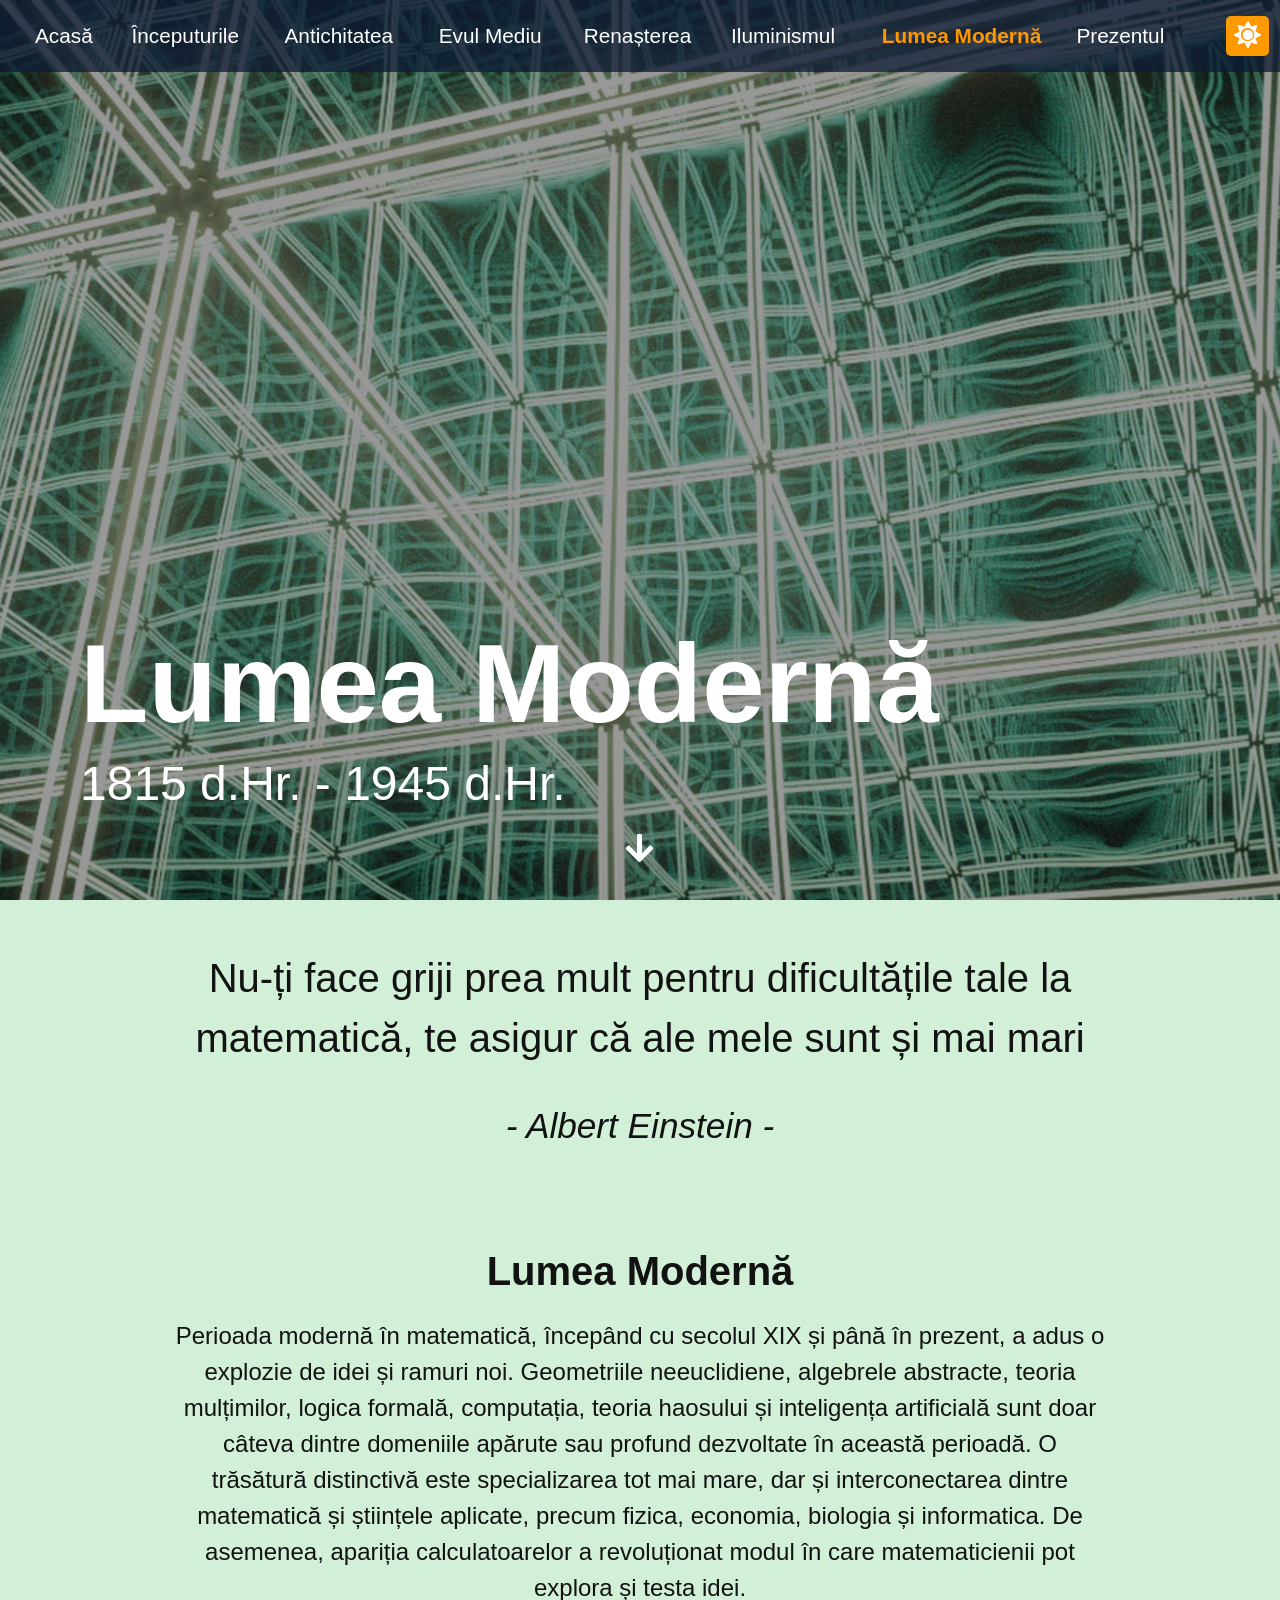
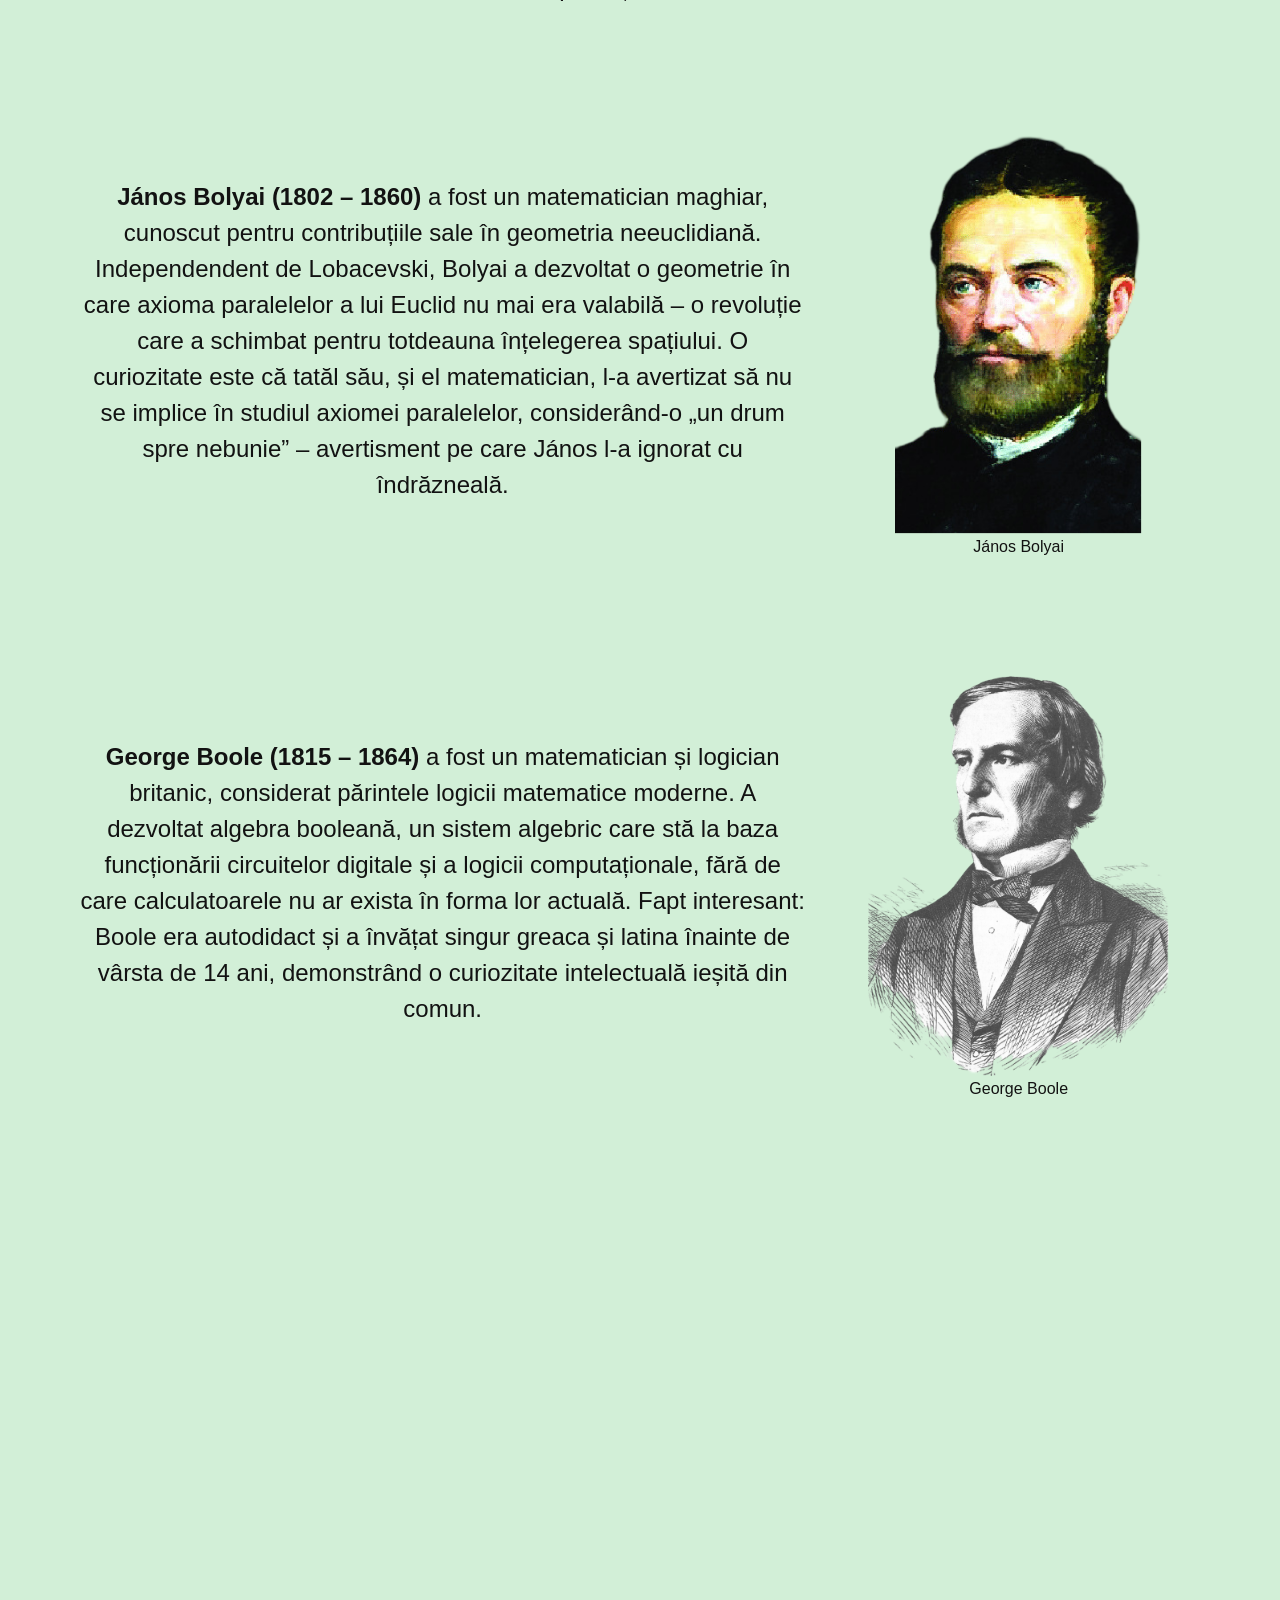
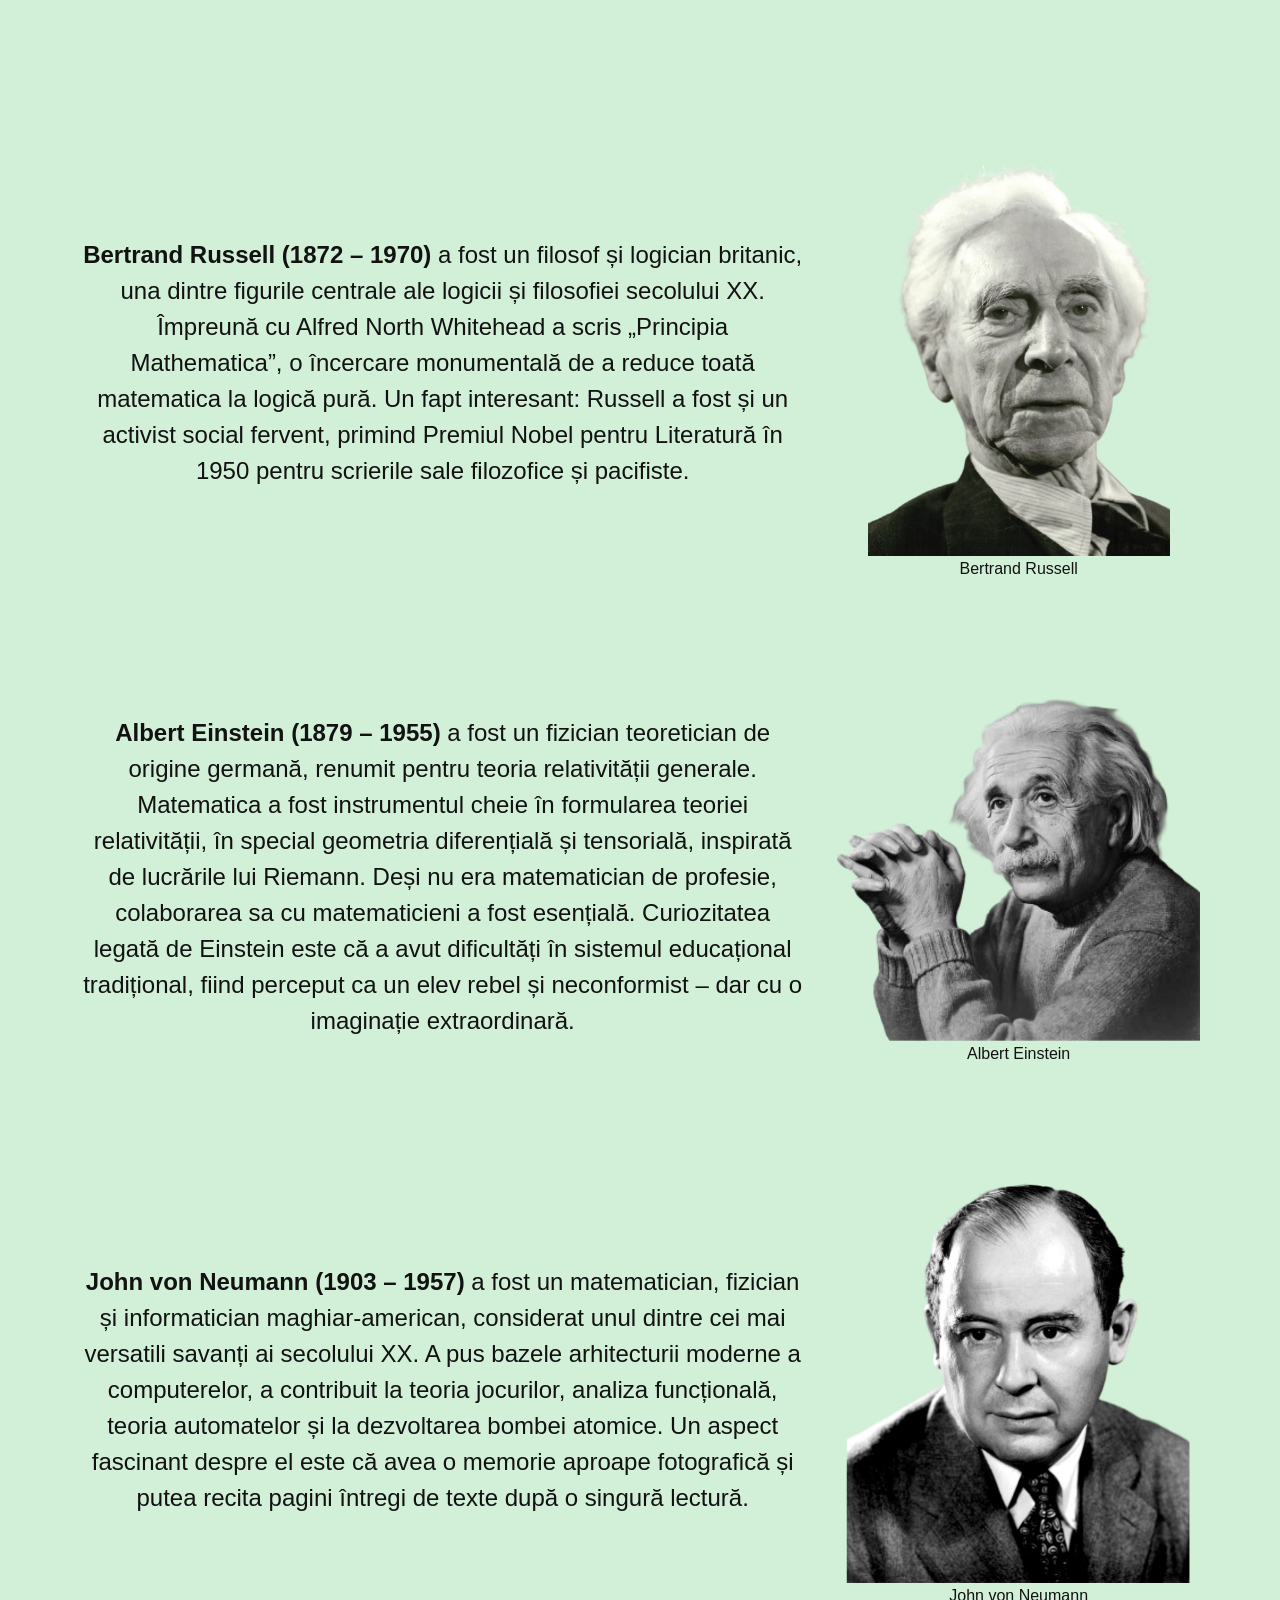
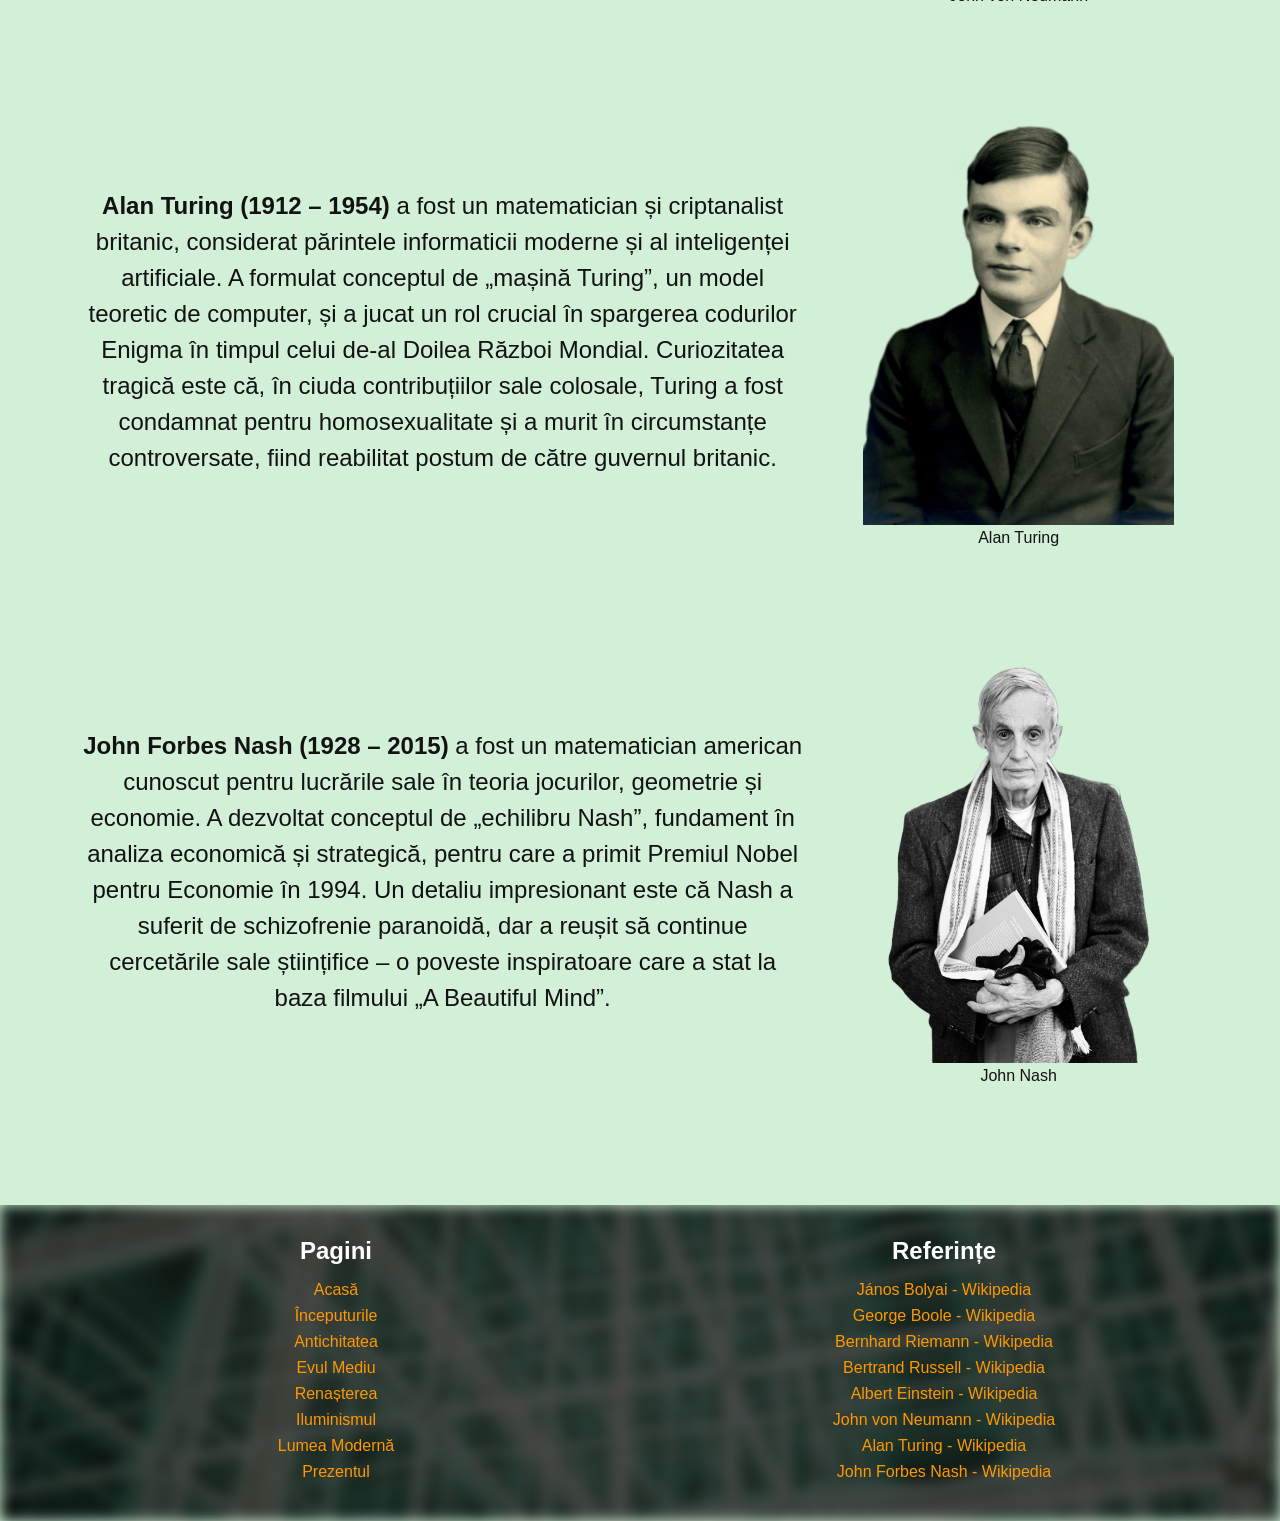
<file: html/Lumea Moderna.html>
<!DOCTYPE html>
<html lang="en">
<head>
  <meta charset="UTF-8">
  <meta name="viewport" content="width=device-width, initial-scale=1.0">
  <link rel="stylesheet" href="../style.css">
  <link rel="stylesheet" href="https://cdnjs.cloudflare.com/ajax/libs/font-awesome/5.15.4/css/all.min.css">
  <title>Lumea Modernă</title>
</head>
<body id="lumea-moderna">
  <nav class="navbar">
    <div class="nav-links">
      <a class="hidden-nav" href="../index.html" title="Acasă">Acasă</a>
      <a class="hidden-nav" href="Inceputurile.html" title="Începuturile">Începuturile</a>
      <a class="hidden-nav" href="Antichitatea.html" title="Antichitatea">Antichitatea</a>
      <a class="hidden-nav" href="Evul Mediu.html" title="Evul Mediu">Evul Mediu</a>
      <a class="hidden-nav" href="Renasterea.html" title="Renașterea">Renașterea</a>
      <a class="hidden-nav" href="Iluminismul.html" title="Iluminismul">Iluminismul</a>
      <a class="active-page hidden-nav" href="Lumea Moderna.html" title="Lumea Modernă">Lumea Modernă</a>
      <a class="hidden-nav" href="Prezentul.html" title="Prezentul">Prezentul</a>
    </div>
    <button id="theme-toggle" class="theme-toggle">
      <i class="fas fa-sun"></i>
    </button>
  </nav>
  <div class="hero-section">
  
    <div class="hero-text">
      <h1 class="hidden">Lumea Modernă</h1>
      <p class="hidden">1815 d.Hr. - 1945 d.Hr.</p>
      <!-- <button>Timeline</button> -->
    </div>
    <div class="scroll-down">
      <i class="fas fa-arrow-down hidden"></i>
    </div>
    <img src="../assets/Lumea-Moderna.jpg" alt="index.jpg" class="hero-image">
  </div>
  <div class="quote">
    <p class="quote-text hidden">
      Nu-ți face griji prea mult pentru dificultățile tale la matematică, te asigur că ale mele sunt și mai mari
    </p>
    <p class="quote-author hidden">
      - Albert Einstein -
    </p>
  </div>
  <div class="content-section">
    <div>
      <h2 class="hidden">
        Lumea Modernă
      </h2>
      <p class="hidden">
        Perioada modernă în matematică, începând cu secolul XIX și până în prezent, a adus o explozie de idei și ramuri noi. Geometriile neeuclidiene, algebrele abstracte, teoria mulțimilor, logica formală, computația, teoria haosului și inteligența artificială sunt doar câteva dintre domeniile apărute sau profund dezvoltate în această perioadă. O trăsătură distinctivă este specializarea tot mai mare, dar și interconectarea dintre matematică și științele aplicate, precum fizica, economia, biologia și informatica. De asemenea, apariția calculatoarelor a revoluționat modul în care matematicienii pot explora și testa idei.
      </p>
    </div>
  </div>
  <div class="content-section">
    <p class="hidden">
      <strong>János Bolyai (1802 – 1860)</strong> a fost un matematician maghiar, cunoscut pentru contribuțiile sale în geometria neeuclidiană. Independendent de Lobacevski, Bolyai a dezvoltat o geometrie în care axioma paralelelor a lui Euclid nu mai era valabilă – o revoluție care a schimbat pentru totdeauna înțelegerea spațiului. O curiozitate este că tatăl său, și el matematician, l-a avertizat să nu se implice în studiul axiomei paralelelor, considerând-o „un drum spre nebunie” – avertisment pe care János l-a ignorat cu îndrăzneală.
    </p>
    <figure class="hidden">
      <img src="../assets/Janos-Bolyai.png" title="János Bolyai" alt="János Bolyai" class="content-image">
      <figcaption>János Bolyai</figcaption>
    </figure>
  </div>
  <div class="content-section">
    <p class="hidden">
      <strong>George Boole (1815 – 1864)</strong> a fost un matematician și logician britanic, considerat părintele logicii matematice moderne. A dezvoltat algebra booleană, un sistem algebric care stă la baza funcționării circuitelor digitale și a logicii computaționale, fără de care calculatoarele nu ar exista în forma lor actuală. Fapt interesant: Boole era autodidact și a învățat singur greaca și latina înainte de vârsta de 14 ani, demonstrând o curiozitate intelectuală ieșită din comun.
    </p>
    <figure class="hidden">
      <img src="../assets/George_Boole.png" title="George Boole" alt="George Boole" class="content-image">
      <figcaption>George Boole</figcaption>
    </figure> 
  </div>
  <div class="content-section">
    <p class="hidden">
      <strong>Bernhard Riemann (1826 – 1866)</strong> a fost un matematician german care a avut o influență enormă asupra geometriei și analizei matematice. Este cunoscut pentru ipoteza Riemann despre distribuția numerelor prime și pentru dezvoltarea geometriei riemanniene, care a fost ulterior folosită de Einstein pentru formularea teoriei relativității generale. Riemann era timid și retras, dar a avut o intuiție matematică profundă care l-a făcut să exploreze concepte ce erau mult înaintea timpului său.
    </p>
    <figure class="hidden"> 
      <img src="../assets/Bernhard_Riemann.png" title="Bernhard Riemann" alt="Bernhard Riemann" class="content-image">
      <figcaption>Bernhard Riemann</figcaption>
    </figure>
  </div>
  <div class="content-section">
    <p class="hidden">
      <strong>Bertrand Russell (1872 – 1970)</strong> a fost un filosof și logician britanic, una dintre figurile centrale ale logicii și filosofiei secolului XX. Împreună cu Alfred North Whitehead a scris „Principia Mathematica”, o încercare monumentală de a reduce toată matematica la logică pură. Un fapt interesant: Russell a fost și un activist social fervent, primind Premiul Nobel pentru Literatură în 1950 pentru scrierile sale filozofice și pacifiste.
    </p>
    <figure class="hidden">
      <img src="../assets/Bertrand Russel.avif" title="Bertrand Russell" alt="Bertrand Russell" class="content-image">
      <figcaption>Bertrand Russell</figcaption>
    </figure>
  </div>
  <div class="content-section">
    <p class="hidden">
      <strong>Albert Einstein (1879 – 1955)</strong> a fost un fizician teoretician de origine germană, renumit pentru teoria relativității generale. Matematica a fost instrumentul cheie în formularea teoriei relativității, în special geometria diferențială și tensorială, inspirată de lucrările lui Riemann. Deși nu era matematician de profesie, colaborarea sa cu matematicieni a fost esențială. Curiozitatea legată de Einstein este că a avut dificultăți în sistemul educațional tradițional, fiind perceput ca un elev rebel și neconformist – dar cu o imaginație extraordinară.
    </p>
    <figure class="hidden">
      <img src="../assets/albert-einstein.png" title="Albert Einstein" alt="Albert Einstein" class="content-image">
      <figcaption>Albert Einstein</figcaption>
    </figure>
  </div>
  <div class="content-section">
    <p class="hidden">
      <strong>John von Neumann (1903 – 1957)</strong> a fost un matematician, fizician și informatician maghiar-american, considerat unul dintre cei mai versatili savanți ai secolului XX. A pus bazele arhitecturii moderne a computerelor, a contribuit la teoria jocurilor, analiza funcțională, teoria automatelor și la dezvoltarea bombei atomice. Un aspect fascinant despre el este că avea o memorie aproape fotografică și putea recita pagini întregi de texte după o singură lectură.
    </p>
    <figure class="hidden">
      <img src="../assets/JohnvonNeumann-LosAlamos.png" title="John von Neumann" alt="John von Neumann" class="content-image">
      <figcaption>John von Neumann</figcaption>
    </figure>
  </div>
  <div class="content-section">
    <p class="hidden">
      <strong>Alan Turing (1912 – 1954)</strong> a fost un matematician și criptanalist britanic, considerat părintele informaticii moderne și al inteligenței artificiale. A formulat conceptul de „mașină Turing”, un model teoretic de computer, și a jucat un rol crucial în spargerea codurilor Enigma în timpul celui de-al Doilea Război Mondial. Curiozitatea tragică este că, în ciuda contribuțiilor sale colosale, Turing a fost condamnat pentru homosexualitate și a murit în circumstanțe controversate, fiind reabilitat postum de către guvernul britanic.
      </p>
    <figure class="hidden">
      <img src="../assets/Alan-Turing.png" title="Alan Turing" alt="Alan Turing" class="content-image">
      <figcaption>Alan Turing</figcaption>
    </figure>
  </div>
  <div class="content-section">
    <p class="hidden">
      <strong>John Forbes Nash (1928 – 2015)</strong> a fost un matematician american cunoscut pentru lucrările sale în teoria jocurilor, geometrie și economie. A dezvoltat conceptul de „echilibru Nash”, fundament în analiza economică și strategică, pentru care a primit Premiul Nobel pentru Economie în 1994. Un detaliu impresionant este că Nash a suferit de schizofrenie paranoidă, dar a reușit să continue cercetările sale științifice – o poveste inspiratoare care a stat la baza filmului „A Beautiful Mind”.
    </p>
    <figure class="hidden">
      <img src="../assets/John_Forbes_Nash,png.png" title="John Nash" alt="John Nash" class="content-image">
      <figcaption>John Nash</figcaption>
    </figure>
  </div>
  <footer class="footer lumea-moderna">
    <div class="footer-links">
      <!-- <img src="assets/index.jpg" alt="index.jpg" class="footer-image"> -->
      <h3>Pagini</h3>
      <ul>
        <li><a href="../index.html">Acasă</a></li>
        <li><a href="Inceputurile.html">Începuturile</a></li>
        <li><a href="Antichitatea.html">Antichitatea</a></li>
        <li><a href="Evul Mediu.html">Evul Mediu</a></li>
        <li><a href="Renasterea.html">Renașterea</a></li>
        <li><a href="Iluminismul.html">Iluminismul</a></li>
        <li><a class="active-page" href="Lumea Moderna.html">Lumea Modernă</a></li>
        <li><a href="Prezentul.html">Prezentul</a></li>
      </ul>
    </div>
    <div class="footer-references">
      <h3>Referințe</h3>
      <ul>
        <li><a href="https://ro.wikipedia.org/wiki/J%C3%A1nos_Bolyai" target="_blank">János Bolyai - Wikipedia</a></li>
        <li><a href="https://ro.wikipedia.org/wiki/George_Boole" target="_blank">George Boole - Wikipedia</a></li>
        <li><a href="https://ro.wikipedia.org/wiki/Bernhard_Riemann" target="_blank">Bernhard Riemann - Wikipedia</a></li>
        <li><a href="https://ro.wikipedia.org/wiki/Bertrand_Russell" target="_blank">Bertrand Russell - Wikipedia</a></li>
        <li><a href="https://ro.wikipedia.org/wiki/Albert_Einstein" target="_blank">Albert Einstein - Wikipedia</a></li>
        <li><a href="https://ro.wikipedia.org/wiki/John_von_Neumann" target="_blank">John von Neumann - Wikipedia</a></li>
        <li><a href="https://ro.wikipedia.org/wiki/Alan_Turing" target="_blank">Alan Turing - Wikipedia</a></li>
        <li><a href="https://ro.wikipedia.org/wiki/John_Forbes_Nash" target="_blank">John Forbes Nash - Wikipedia</a></li>
      </ul>
    </div>
  </footer>
  <script src="../script.js"></script>
</body>
</html>
</file>
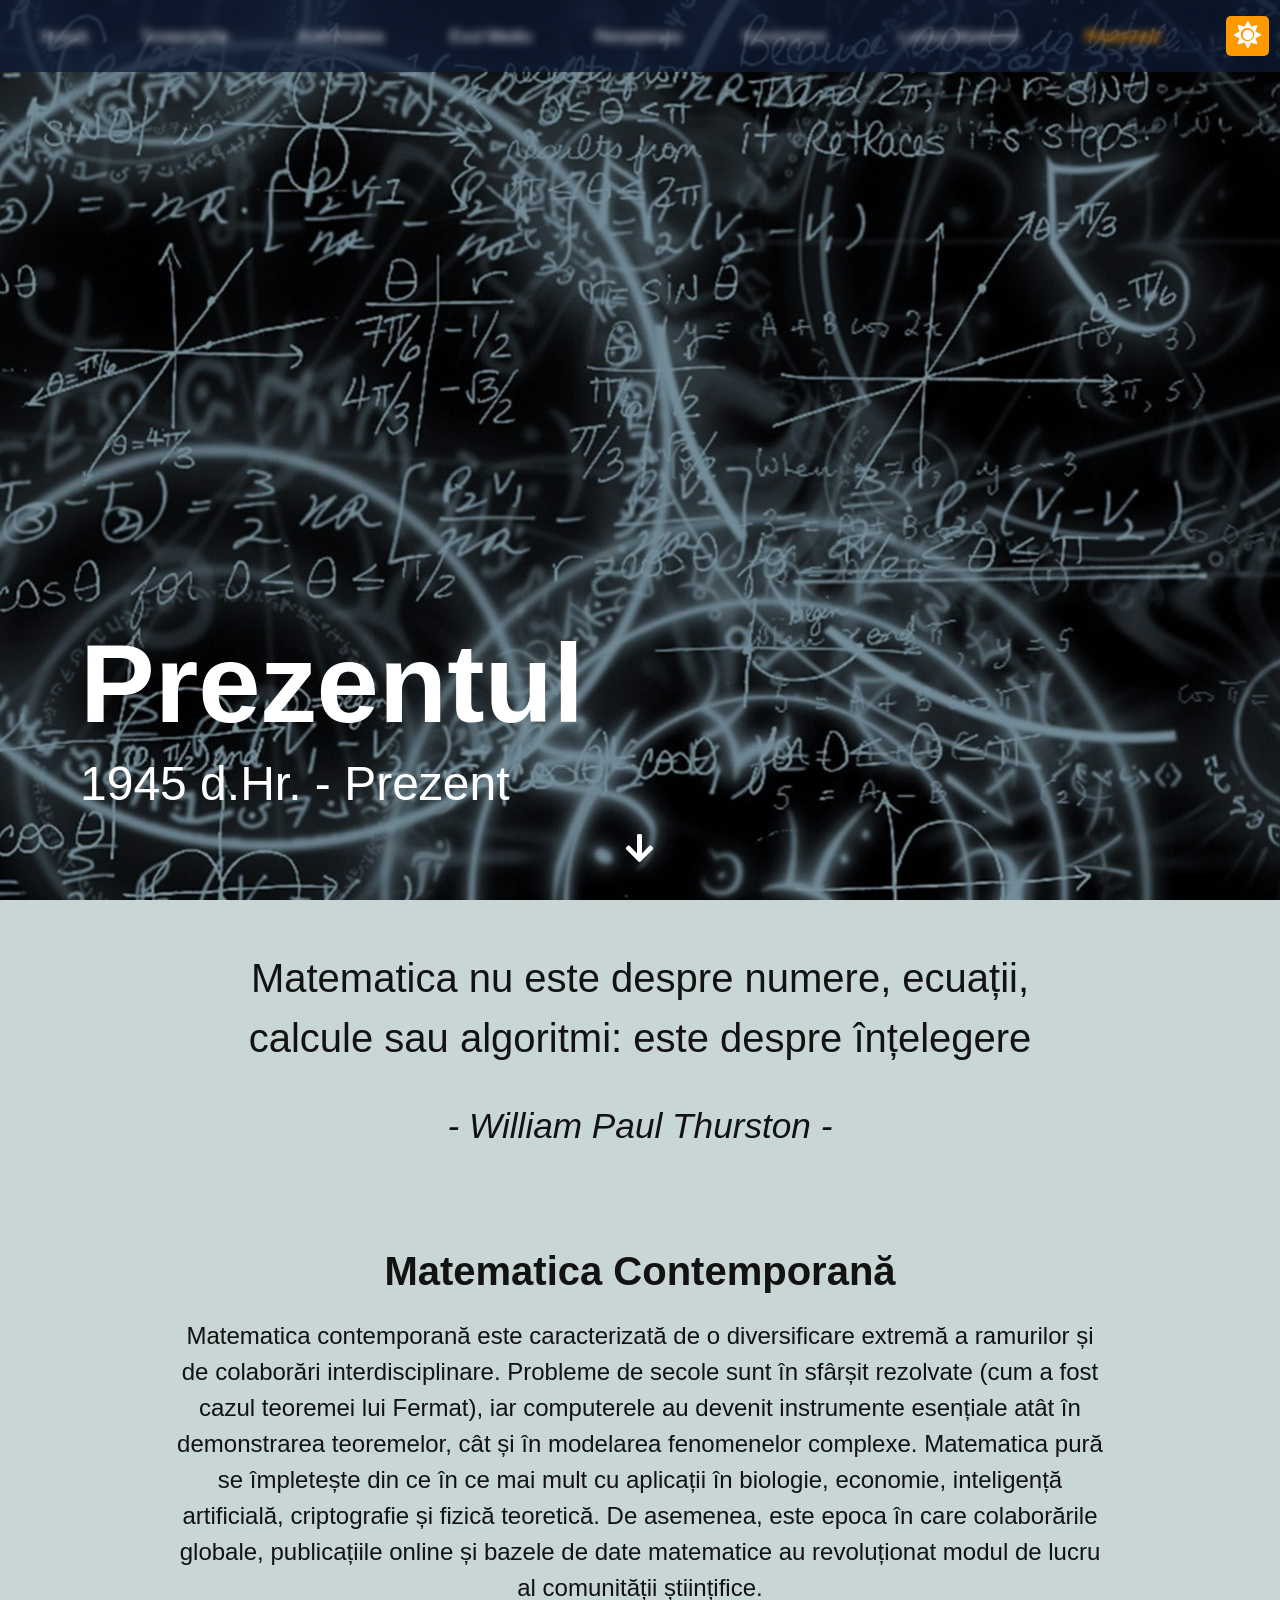
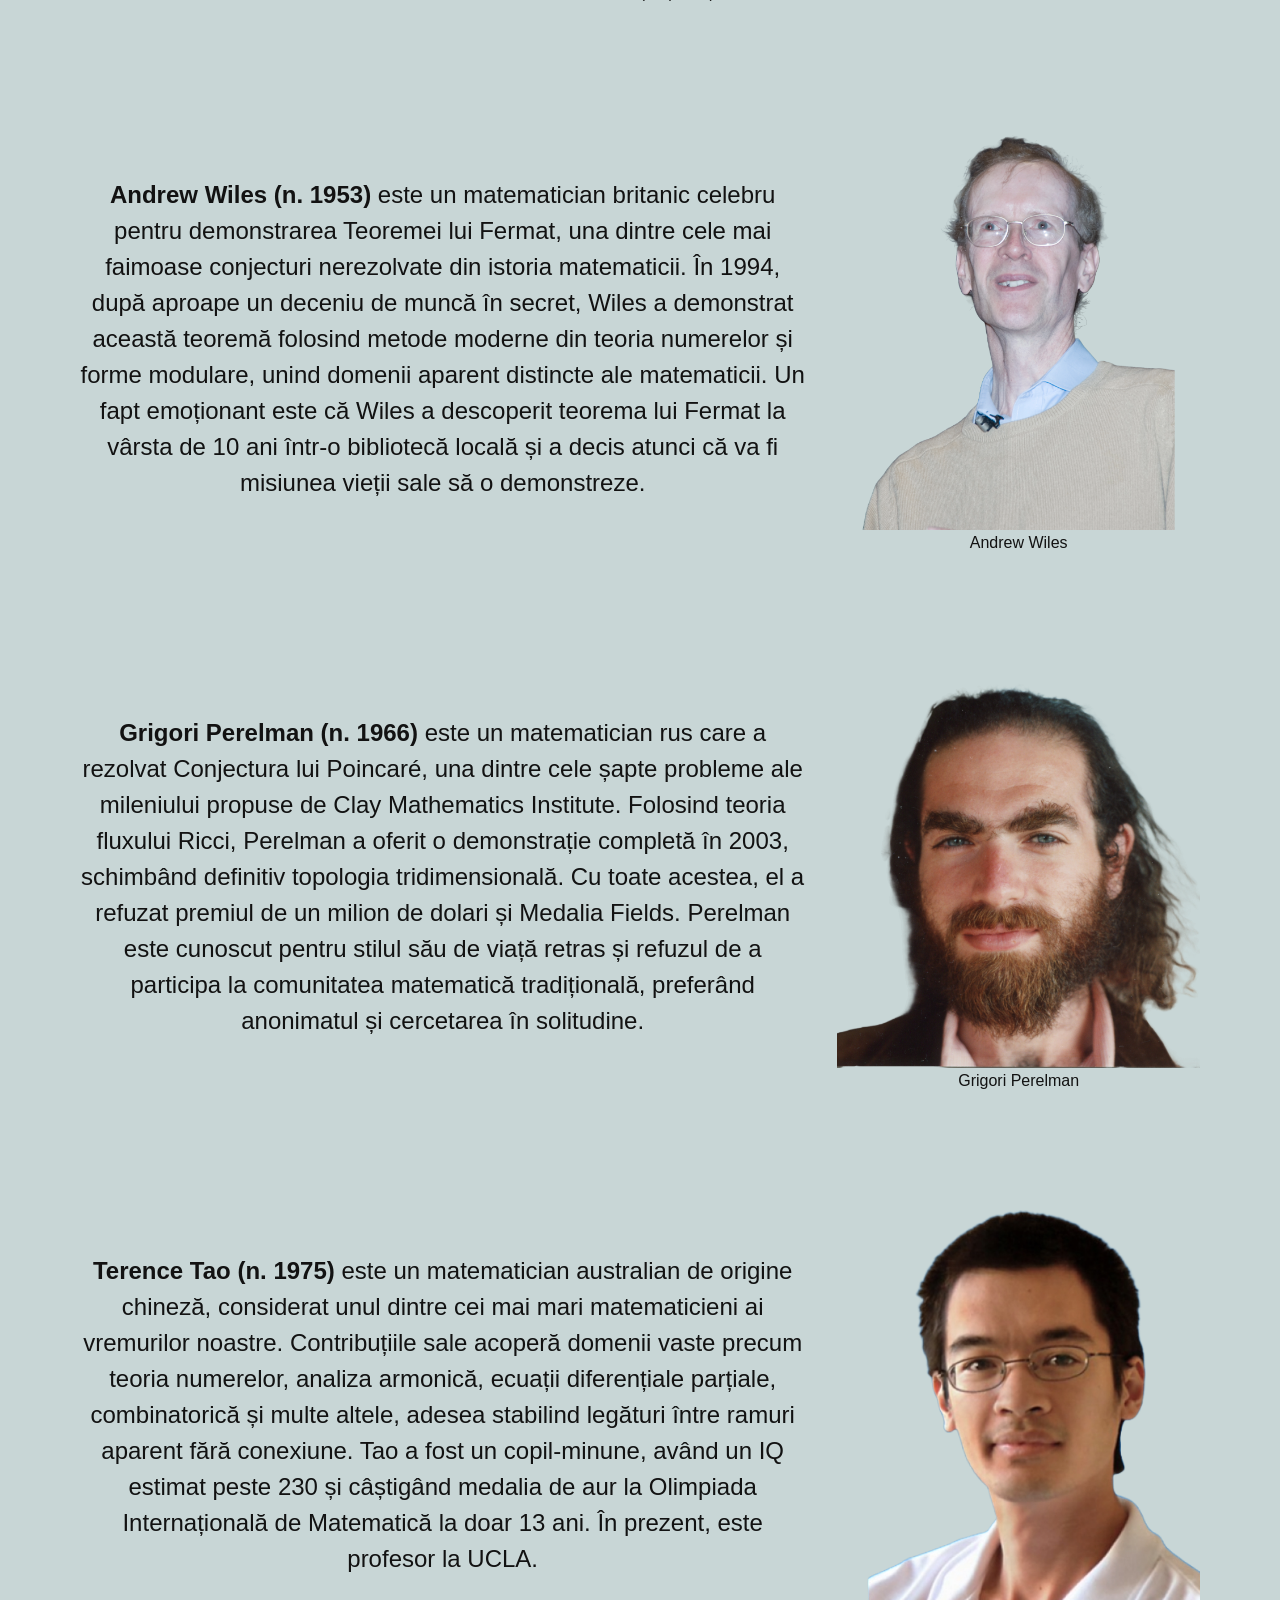
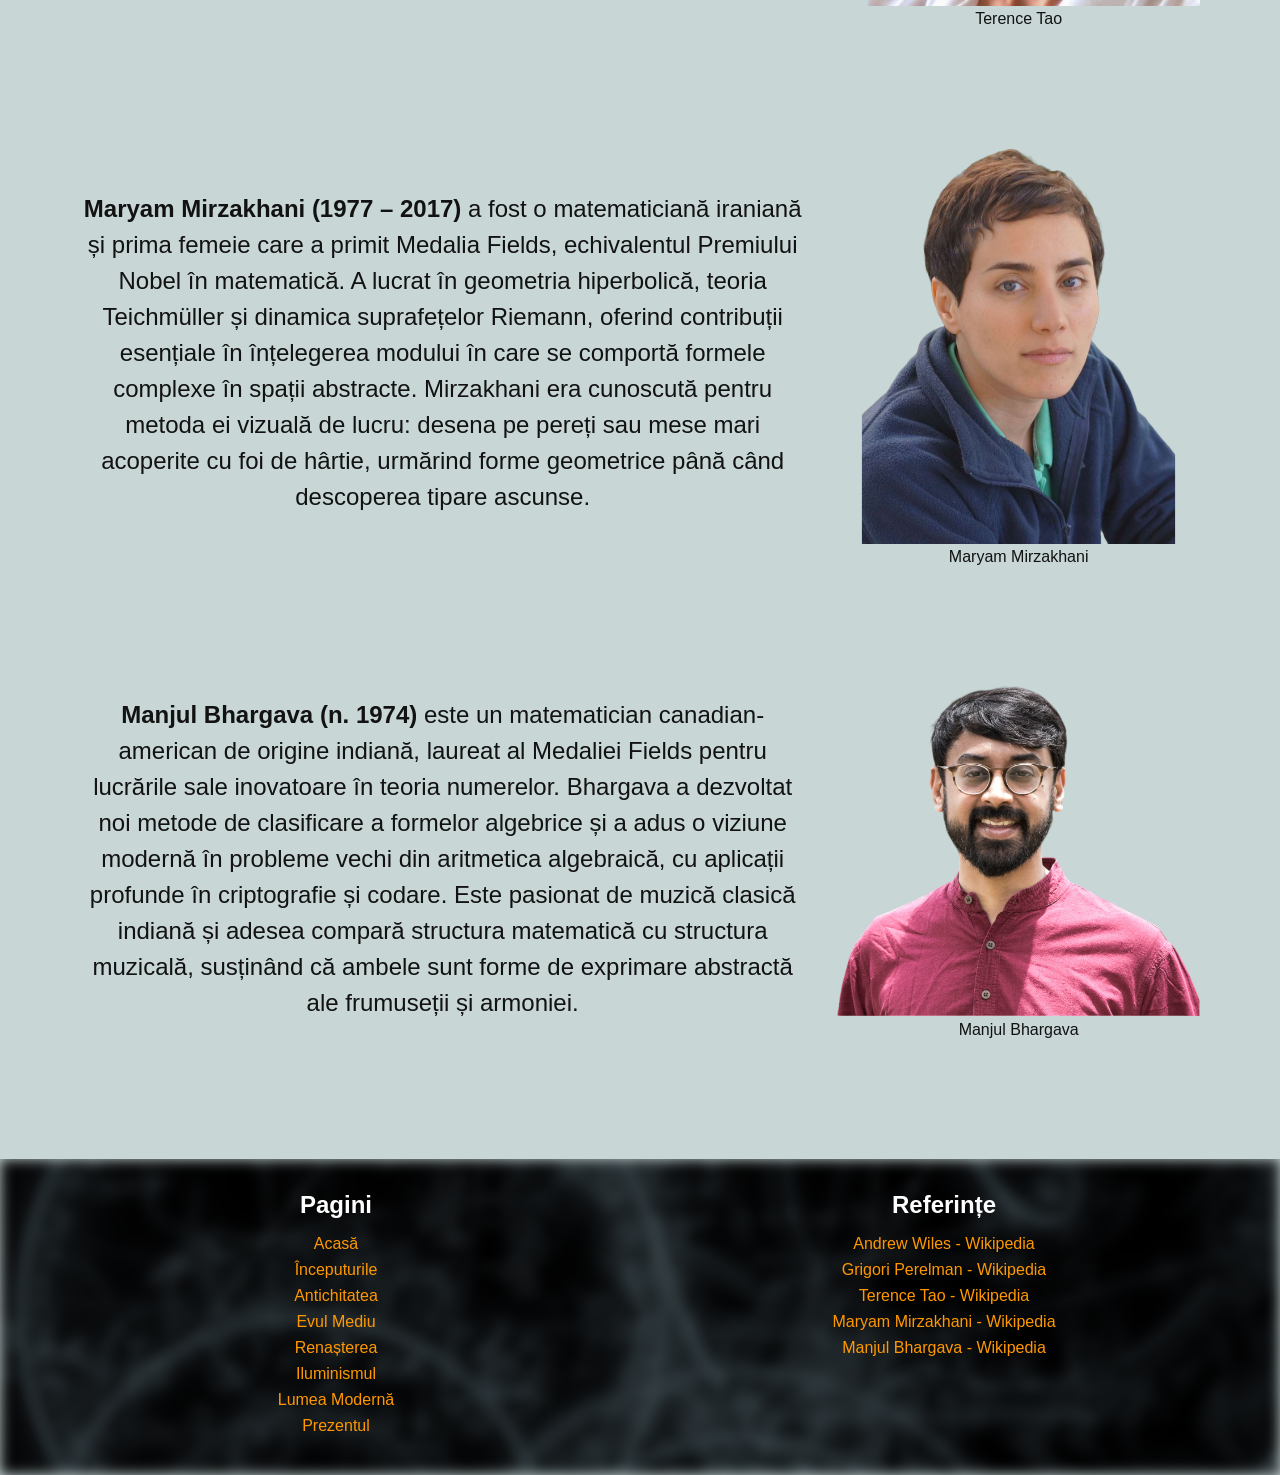
<file: html/Prezentul.html>
<!DOCTYPE html>
<html lang="en">
<head>
  <meta charset="UTF-8">
  <meta name="viewport" content="width=device-width, initial-scale=1.0">
  <link rel="stylesheet" href="../style.css">
  <link rel="stylesheet" href="https://cdnjs.cloudflare.com/ajax/libs/font-awesome/5.15.4/css/all.min.css">
  <title>Prezentul</title>
</head>
<body id="prezentul">
  <nav class="navbar">
    <div class="nav-links">
      <a class="hidden-nav" href="../index.html" title="Acasă">Acasă</a>
      <a class="hidden-nav" href="Inceputurile.html" title="Începuturile">Începuturile</a>
      <a class="hidden-nav" href="Antichitatea.html" title="Antichitatea">Antichitatea</a>
      <a class="hidden-nav" href="Evul Mediu.html" title="Evul Mediu">Evul Mediu</a>
      <a class="hidden-nav" href="Renasterea.html" title="Renașterea">Renașterea</a>
      <a class="hidden-nav" href="Iluminismul.html" title="Iluminismul">Iluminismul</a>
      <a class="hidden-nav" href="Lumea Moderna.html" title="Lumea Modernă">Lumea Modernă</a>
      <a class="active-page hidden-nav" href="Prezentul.html" title="Prezentul">Prezentul</a>
    </div>
    <button id="theme-toggle" class="theme-toggle">
      <i class="fas fa-sun"></i>
    </button>
  </nav>
  <div class="hero-section">
  
    <div class="hero-text">
      <h1 class="hidden">Prezentul</h1>
      <p class="hidden">1945 d.Hr. - Prezent</p>
      <!-- <button>Timeline</button> -->
    </div>
    <div class="scroll-down hidden">
      <i class="fas fa-arrow-down hidden"></i>
    </div>
    <img src="../assets/Prezentul.jpg" alt="index.jpg" class="hero-image">
  </div>
  <div class="quote">
    <p class="quote-text hidden">
      Matematica nu este despre numere, ecuații, calcule sau algoritmi: este despre înțelegere
    </p>
    <p class="quote-author hidden">
      - William Paul Thurston  -
    </p>
  </div>
  <div class="content-section">
    <div>
      <h2 class="hidden"> 
        Matematica Contemporană
      </h2>
      <p class="hidden">
        Matematica contemporană este caracterizată de o diversificare extremă a ramurilor și de colaborări interdisciplinare. Probleme de secole sunt în sfârșit rezolvate (cum a fost cazul teoremei lui Fermat), iar computerele au devenit instrumente esențiale atât în demonstrarea teoremelor, cât și în modelarea fenomenelor complexe. Matematica pură se împletește din ce în ce mai mult cu aplicații în biologie, economie, inteligență artificială, criptografie și fizică teoretică. De asemenea, este epoca în care colaborările globale, publicațiile online și bazele de date matematice au revoluționat modul de lucru al comunității științifice.
      </p>
    </div>
  </div>
  <div class="content-section">
    <p class="hidden">
      <strong>Andrew Wiles (n. 1953)</strong> este un matematician britanic celebru pentru demonstrarea Teoremei lui Fermat, una dintre cele mai faimoase conjecturi nerezolvate din istoria matematicii. În 1994, după aproape un deceniu de muncă în secret, Wiles a demonstrat această teoremă folosind metode moderne din teoria numerelor și forme modulare, unind domenii aparent distincte ale matematicii. Un fapt emoționant este că Wiles a descoperit teorema lui Fermat la vârsta de 10 ani într-o bibliotecă locală și a decis atunci că va fi misiunea vieții sale să o demonstreze.
    </p>
    <figure class="hidden">  
      <img src="../assets/Andrew-Wiles.png" title="Andrew Wiles" alt="Andrew Wiles" class="content-image">
      <figcaption>Andrew Wiles</figcaption>
    </figure>
  </div>
  <div class="content-section">
    <p class="hidden">
      <strong>Grigori Perelman (n. 1966)</strong> este un matematician rus care a rezolvat Conjectura lui Poincaré, una dintre cele șapte probleme ale mileniului propuse de Clay Mathematics Institute. Folosind teoria fluxului Ricci, Perelman a oferit o demonstrație completă în 2003, schimbând definitiv topologia tridimensională. Cu toate acestea, el a refuzat premiul de un milion de dolari și Medalia Fields. Perelman este cunoscut pentru stilul său de viață retras și refuzul de a participa la comunitatea matematică tradițională, preferând anonimatul și cercetarea în solitudine.
    </p>
    <figure class="hidden">  
      <img src="../assets/Grigori-Perelman.png" title="Grigori Perelman" alt="Grigori Perelman" class="content-image">
      <figcaption>Grigori Perelman</figcaption>
    </figure>
  </div>
  <div class="content-section">
    <p class="hidden">
      <strong>Terence Tao (n. 1975)</strong> este un matematician australian de origine chineză, considerat unul dintre cei mai mari matematicieni ai vremurilor noastre. Contribuțiile sale acoperă domenii vaste precum teoria numerelor, analiza armonică, ecuații diferențiale parțiale, combinatorică și multe altele, adesea stabilind legături între ramuri aparent fără conexiune. Tao a fost un copil-minune, având un IQ estimat peste 230 și câștigând medalia de aur la Olimpiada Internațională de Matematică la doar 13 ani. În prezent, este profesor la UCLA.
    </p>
    <figure class="hidden">  
      <img src="../assets/Terence-Tao.png" title="Terence Tao" alt="Terence Tao" class="content-image">
      <figcaption>Terence Tao</figcaption>
    </figure>
  </div>
  <div class="content-section">
    <p class="hidden">
      <strong>Maryam Mirzakhani (1977 – 2017)</strong> a fost o matematiciană iraniană și prima femeie care a primit Medalia Fields, echivalentul Premiului Nobel în matematică. A lucrat în geometria hiperbolică, teoria Teichmüller și dinamica suprafețelor Riemann, oferind contribuții esențiale în înțelegerea modului în care se comportă formele complexe în spații abstracte. Mirzakhani era cunoscută pentru metoda ei vizuală de lucru: desena pe pereți sau mese mari acoperite cu foi de hârtie, urmărind forme geometrice până când descoperea tipare ascunse.
    </p>
    <figure class="hidden">  
      <img src="../assets/Maryam-Mirzakhani.png" title="Maryam Mirzakhani" alt="Maryam Mirzakhani" class="content-image">
      <figcaption>Maryam Mirzakhani</figcaption>
    </figure>
  </div>
  <div class="content-section">
    <p class="hidden">
      <strong>Manjul Bhargava (n. 1974)</strong> este un matematician canadian-american de origine indiană, laureat al Medaliei Fields pentru lucrările sale inovatoare în teoria numerelor. Bhargava a dezvoltat noi metode de clasificare a formelor algebrice și a adus o viziune modernă în probleme vechi din aritmetica algebraică, cu aplicații profunde în criptografie și codare. Este pasionat de muzică clasică indiană și adesea compară structura matematică cu structura muzicală, susținând că ambele sunt forme de exprimare abstractă ale frumuseții și armoniei.
    </p>
    <figure class="hidden">  
      <img src="../assets/Manjul-Bhargava.png" title="Manjul Bhargava" alt="Manjul Bhargava" class="content-image">
      <figcaption>Manjul Bhargava</figcaption>
    </figure>
  </div>
  <footer class="footer prezentul">
    <div class="footer-links">
      <!-- <img src="assets/index.jpg" alt="index.jpg" class="footer-image"> -->
      <h3>Pagini</h3>
      <ul>
        <li><a href="../index.html">Acasă</a></li>
        <li><a href="Inceputurile.html">Începuturile</a></li>
        <li><a href="Antichitatea.html">Antichitatea</a></li>
        <li><a href="Evul Mediu.html">Evul Mediu</a></li>
        <li><a href="Renasterea.html">Renașterea</a></li>
        <li><a href="Iluminismul.html">Iluminismul</a></li>
        <li><a href="Lumea Moderna.html">Lumea Modernă</a></li>
        <li><a class="active-page" href="Prezentul.html">Prezentul</a></li>
      </ul>
    </div>
    <div class="footer-references">
      <h3>Referințe</h3>
      <ul>
        <li><a href="https://ro.wikipedia.org/wiki/Andrew_Wiles" target="_blank">Andrew Wiles - Wikipedia</a></li>
        <li><a href="https://ro.wikipedia.org/wiki/Grigori_Perelman" target="_blank">Grigori Perelman - Wikipedia</a></li>
        <li><a href="https://ro.wikipedia.org/wiki/Terence_Tao" target="_blank">Terence Tao - Wikipedia</a></li>
        <li><a href="https://ro.wikipedia.org/wiki/Maryam_Mirzakhani" target="_blank">Maryam Mirzakhani - Wikipedia</a></li>
        <li><a href="https://ro.wikipedia.org/wiki/Manjul_Bhargava" target="_blank">Manjul Bhargava - Wikipedia</a></li>
      </ul>
    </div>
  </footer>
  <script src="../script.js"></script>
</body>
</html>
</file>
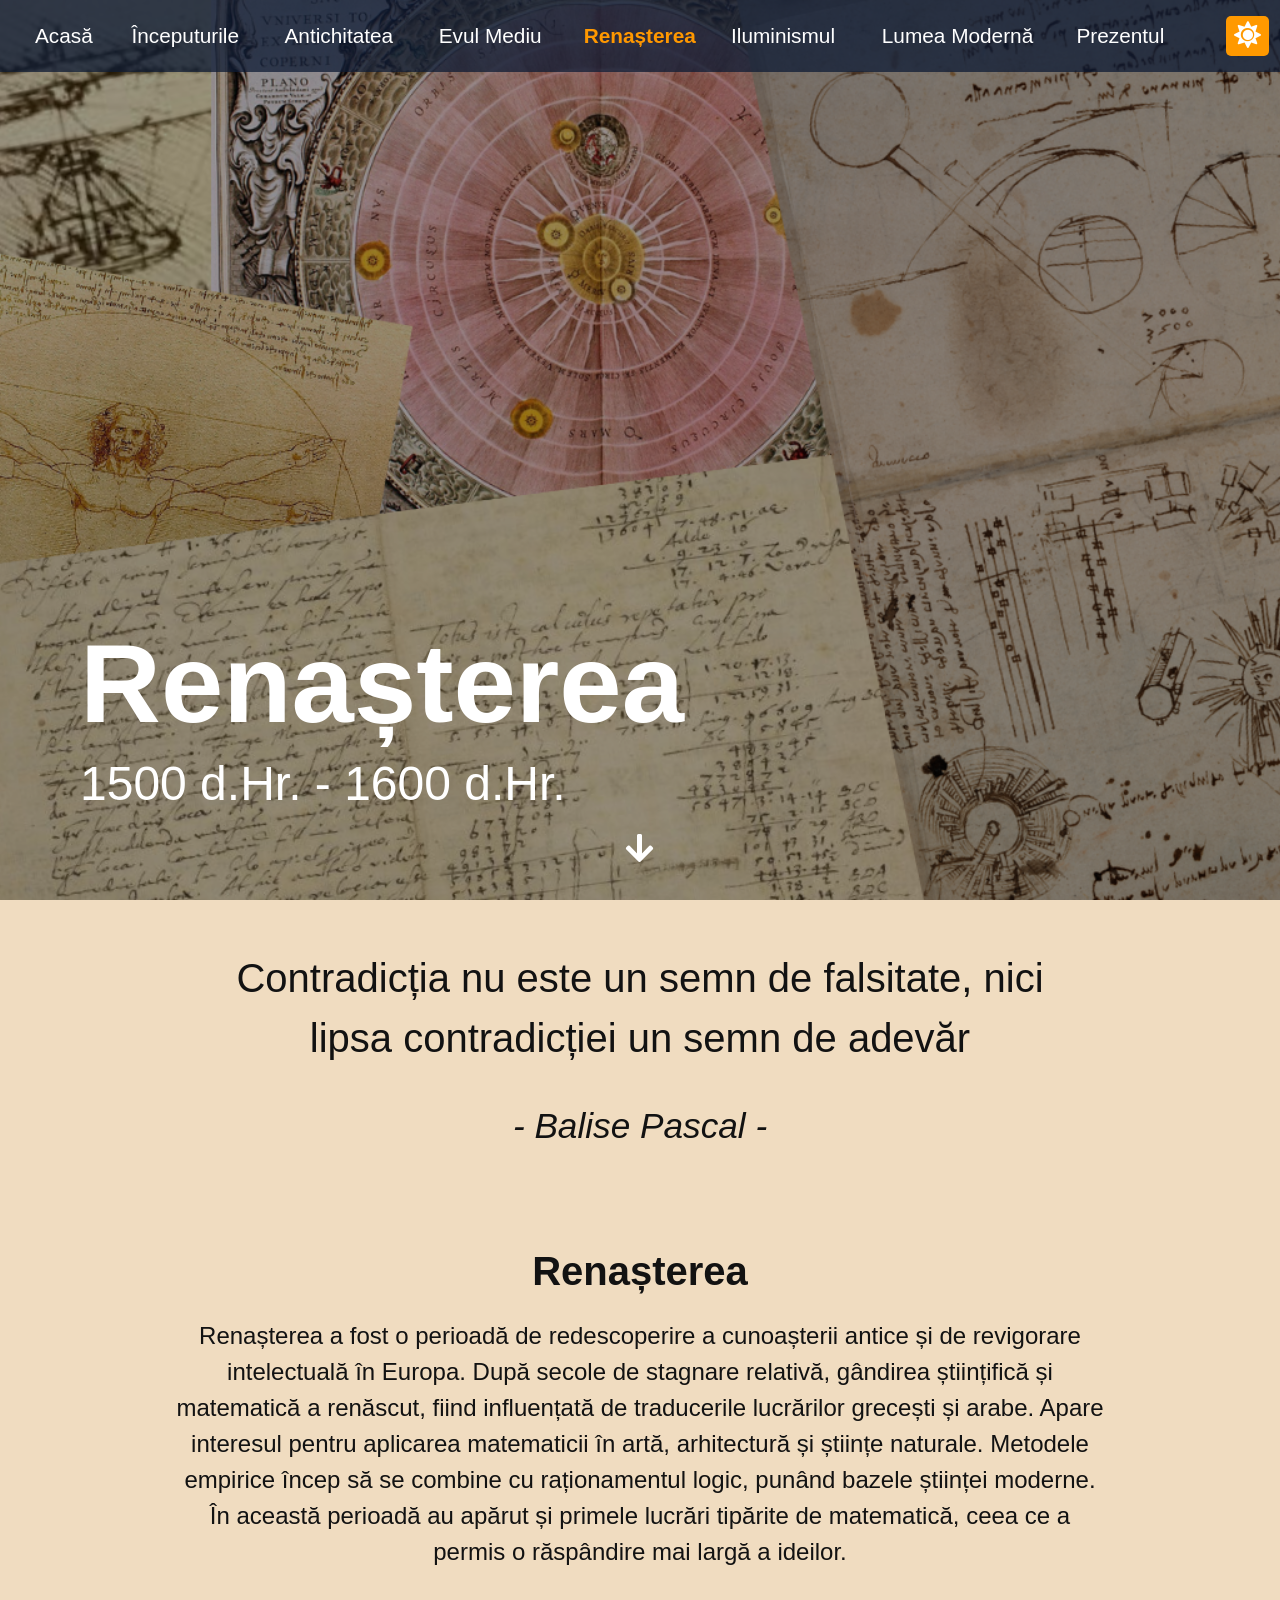
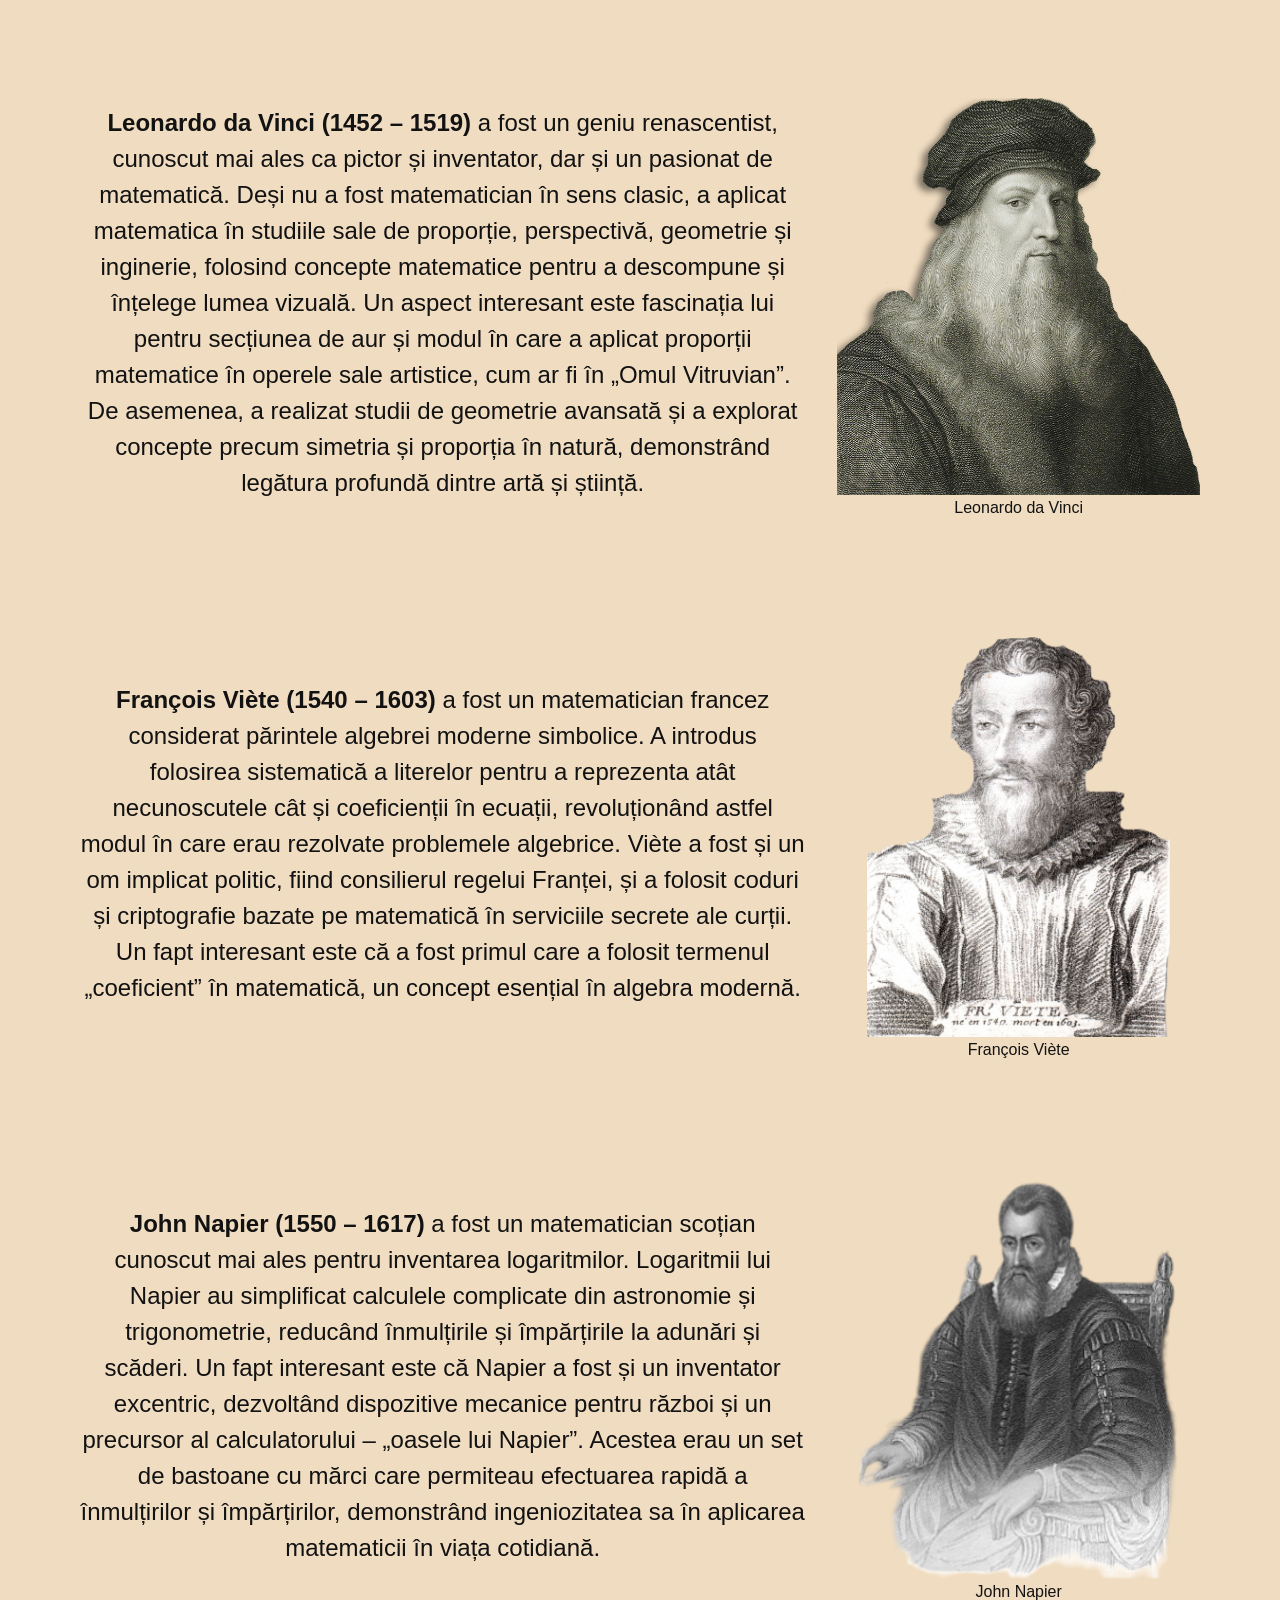
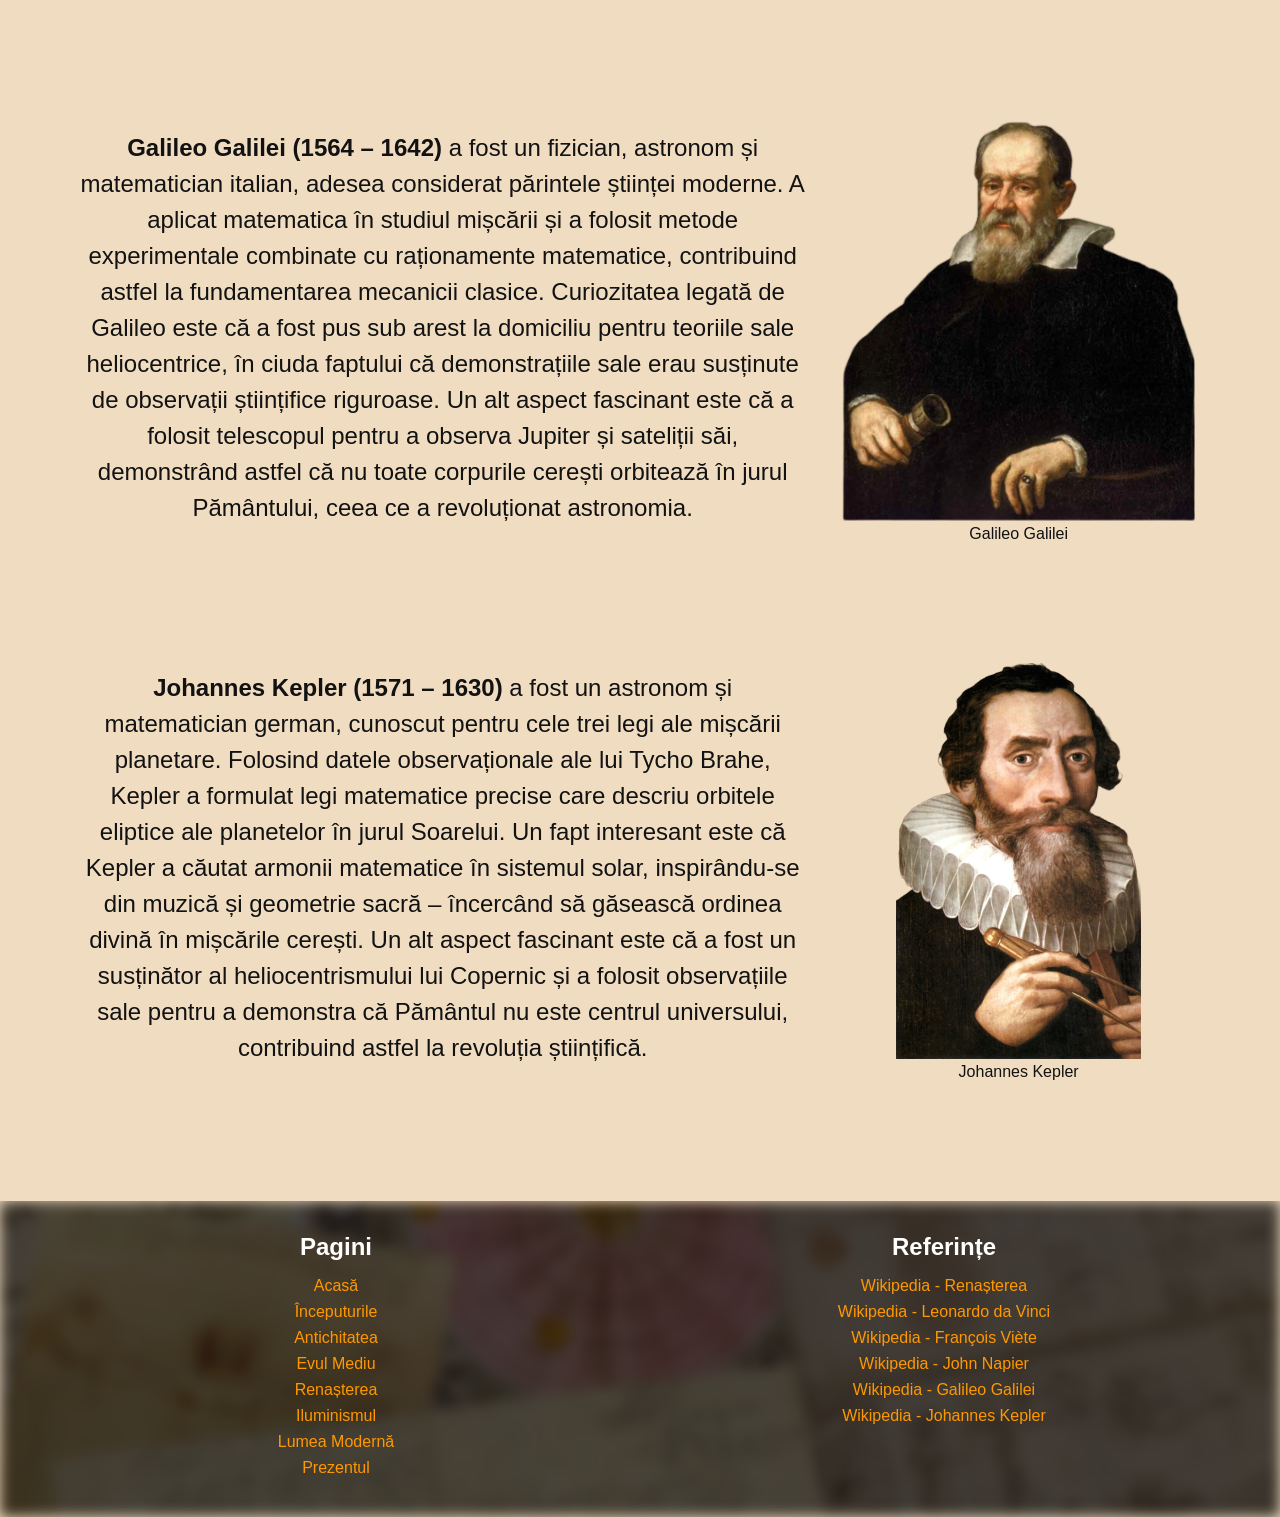
<file: html/Renasterea.html>
<!DOCTYPE html>
<html lang="en">
<head>
  <meta charset="UTF-8">
  <meta name="viewport" content="width=device-width, initial-scale=1.0">
  <link rel="stylesheet" href="../style.css">
  <link rel="stylesheet" href="https://cdnjs.cloudflare.com/ajax/libs/font-awesome/5.15.4/css/all.min.css">
  <title>Renașterea</title>
</head>
<body id="renasterea">
  <nav class="navbar">
    <div class="nav-links">
      <a class="hidden-nav" href="../index.html" title="Acasă">Acasă</a>
      <a class="hidden-nav" href="Inceputurile.html" title="Începuturile">Începuturile</a>
      <a class="hidden-nav" href="Antichitatea.html" title="Antichitatea">Antichitatea</a>
      <a class="hidden-nav" href="Evul Mediu.html" title="Evul Mediu">Evul Mediu</a>
      <a class="active-page hidden-nav" href="Renasterea.html" title="Renașterea">Renașterea</a>
      <a class="hidden-nav" href="Iluminismul.html" title="Iluminismul">Iluminismul</a>
      <a class="hidden-nav" href="Lumea Moderna.html" title="Lumea Modernă">Lumea Modernă</a>
      <a class="hidden-nav" href="Prezentul.html" title="Prezentul">Prezentul</a>
    </div>
    <button id="theme-toggle" class="theme-toggle">
      <i class="fas fa-sun"></i>
    </button>
  </nav>
  <div class="hero-section">
  
    <div class="hero-text">
      <h1 class="hidden">Renașterea</h1>
      <p class="hidden">1500 d.Hr. - 1600 d.Hr.</p>
      <!-- <button>Timeline</button> -->
    </div>
    <div class="scroll-down">
      <i class="fas fa-arrow-down hidden"></i>
    </div>
    <img src="../assets/Renasterea.png" alt="index.jpg" class="hero-image">
  </div>
  <div class="quote">
    <p class="quote-text hidden">
      Contradicția nu este un semn de falsitate, nici lipsa contradicției un semn de adevăr
    </p>
    <p class="quote-author hidden">
      - Balise Pascal -
    </p>
  </div>
  <div class="content-section">
    <div>
      <h2 class="hidden">Renașterea</h2> 
      <p class="hidden">
        Renașterea a fost o perioadă de redescoperire a cunoașterii antice și de revigorare intelectuală în Europa. După secole de stagnare relativă, gândirea științifică și matematică a renăscut, fiind influențată de traducerile lucrărilor grecești și arabe. Apare interesul pentru aplicarea matematicii în artă, arhitectură și științe naturale. Metodele empirice încep să se combine cu raționamentul logic, punând bazele științei moderne. În această perioadă au apărut și primele lucrări tipărite de matematică, ceea ce a permis o răspândire mai largă a ideilor.
      </p>
    </div>
  </div>
  <div class="content-section">
    <p class="hidden">
      <strong>Leonardo da Vinci (1452 – 1519)</strong> a fost un geniu renascentist, cunoscut mai ales ca pictor și inventator, dar și un pasionat de matematică. Deși nu a fost matematician în sens clasic, a aplicat matematica în studiile sale de proporție, perspectivă, geometrie și inginerie, folosind concepte matematice pentru a descompune și înțelege lumea vizuală. Un aspect interesant este fascinația lui pentru secțiunea de aur și modul în care a aplicat proporții matematice în operele sale artistice, cum ar fi în „Omul Vitruvian”. De asemenea, a realizat studii de geometrie avansată și a explorat concepte precum simetria și proporția în natură, demonstrând legătura profundă dintre artă și știință.
    </p>
    <figure class="hidden">  
      <img src="../assets/Leonardo_da_vinci.png" title="Leonardo da Vinci" alt="Leonardo da Vinci" class="content-image">
      <figcaption>Leonardo da Vinci</figcaption>
    </figure>
  </div>
  <div class="content-section">
    <p class="hidden">
      <strong>François Viète (1540 – 1603)</strong> a fost un matematician francez considerat părintele algebrei moderne simbolice. A introdus folosirea sistematică a literelor pentru a reprezenta atât necunoscutele cât și coeficienții în ecuații, revoluționând astfel modul în care erau rezolvate problemele algebrice. Viète a fost și un om implicat politic, fiind consilierul regelui Franței, și a folosit coduri și criptografie bazate pe matematică în serviciile secrete ale curții. Un fapt interesant este că a fost primul care a folosit termenul „coeficient” în matematică, un concept esențial în algebra modernă.
    </p>
    <figure class="hidden">  
      <img src="../assets/Francois Viete.png" title="François Viète" alt="François Viète" class="content-image">
      <figcaption>François Viète</figcaption>
    </figure>
  </div>
  <div class="content-section">
    <p class="hidden">
      <strong>John Napier (1550 – 1617)</strong> a fost un matematician scoțian cunoscut mai ales pentru inventarea logaritmilor. Logaritmii lui Napier au simplificat calculele complicate din astronomie și trigonometrie, reducând înmulțirile și împărțirile la adunări și scăderi. Un fapt interesant este că Napier a fost și un inventator excentric, dezvoltând dispozitive mecanice pentru război și un precursor al calculatorului – „oasele lui Napier”. Acestea erau un set de bastoane cu mărci care permiteau efectuarea rapidă a înmulțirilor și împărțirilor, demonstrând ingeniozitatea sa în aplicarea matematicii în viața cotidiană.
    </p>
    <figure class="hidden">  
      <img src="../assets/John_Napier.png" title="John Napier" alt="John Napier" class="content-image">
      <figcaption>John Napier</figcaption>
    </figure>
  </div>
  <div class="content-section">
    <p class="hidden">
      <strong>Galileo Galilei (1564 – 1642)</strong> a fost un fizician, astronom și matematician italian, adesea considerat părintele științei moderne. A aplicat matematica în studiul mișcării și a folosit metode experimentale combinate cu raționamente matematice, contribuind astfel la fundamentarea mecanicii clasice. Curiozitatea legată de Galileo este că a fost pus sub arest la domiciliu pentru teoriile sale heliocentrice, în ciuda faptului că demonstrațiile sale erau susținute de observații științifice riguroase. Un alt aspect fascinant este că a folosit telescopul pentru a observa Jupiter și sateliții săi, demonstrând astfel că nu toate corpurile cerești orbitează în jurul Pământului, ceea ce a revoluționat astronomia.
    </p>
    <figure class="hidden">  
      <img src="../assets/Galileo-Galilei.png" title="Galileo Galilei" alt="Galileo Galilei" class="content-image">
      <figcaption>Galileo Galilei</figcaption>
    </figure>
  </div>
  <div class="content-section">
    <p class="hidden">
      <strong>Johannes Kepler (1571 – 1630)</strong> a fost un astronom și matematician german, cunoscut pentru cele trei legi ale mișcării planetare. Folosind datele observaționale ale lui Tycho Brahe, Kepler a formulat legi matematice precise care descriu orbitele eliptice ale planetelor în jurul Soarelui. Un fapt interesant este că Kepler a căutat armonii matematice în sistemul solar, inspirându-se din muzică și geometrie sacră – încercând să găsească ordinea divină în mișcările cerești. Un alt aspect fascinant este că a fost un susținător al heliocentrismului lui Copernic și a folosit observațiile sale pentru a demonstra că Pământul nu este centrul universului, contribuind astfel la revoluția științifică. 
    </p>
    <figure class="hidden">  
      <img src="../assets/Johannes_Kepler.png" title="Johannes Kepler" alt="Johannes Kepler" class="content-image">
      <figcaption>Johannes Kepler</figcaption>
    </figure>
  </div>
  <footer class="footer renasterea">
    <div class="footer-links">
      <!-- <img src="assets/index.jpg" alt="index.jpg" class="footer-image"> -->
      <h3>Pagini</h3>
      <ul>
        <li><a href="../index.html">Acasă</a></li>
        <li><a href="Inceputurile.html">Începuturile</a></li>
        <li><a href="Antichitatea.html">Antichitatea</a></li>
        <li><a href="Evul Mediu.html">Evul Mediu</a></li>
        <li><a class="active-page" href="Renasterea.html">Renașterea</a></li>
        <li><a href="Iluminismul.html">Iluminismul</a></li>
        <li><a href="Lumea Moderna.html">Lumea Modernă</a></li>
        <li><a href="Prezentul.html">Prezentul</a></li>
      </ul>
    </div>
    <div class="footer-references">
      <h3>Referințe</h3>
      <ul>
        <li><a href="https://ro.wikipedia.org/wiki/Renașterea" target="_blank">Wikipedia - Renașterea</a></li>
        <li><a href="https://ro.wikipedia.org/wiki/Leonardo_da_Vinci" target="_blank">Wikipedia - Leonardo da Vinci</a></li>
        <li><a href="https://ro.wikipedia.org/wiki/Fran%C3%A7ois_Vi%C3%A8te" target="_blank">Wikipedia - François Viète</a></li>
        <li><a href="https://ro.wikipedia.org/wiki/John_Napier" target="_blank">Wikipedia - John Napier</a></li>
        <li><a href="https://ro.wikipedia.org/wiki/Galileo_Galilei" target="_blank">Wikipedia - Galileo Galilei</a></li>
        <li><a href="https://ro.wikipedia.org/wiki/Johannes_Kepler" target="_blank">Wikipedia - Johannes Kepler</a></li>
      </ul>
    </div>
  </footer>
  <script src="../script.js"></script>
</body>
</html>
</file>
<file: style.css>
*
{
  margin: 0;
  padding: 0;
}

html
{
  scroll-behavior: smooth; /* Smooth scrolling for anchor links */
}

body
{
  font-family: 'Poppins', sans-serif;
  /* background-color: #EFE3D2;
  color: black; */

  &.light-mode {
    background-color: #EFE3D2; /* Light mode background color */
  }
  &.dark-mode {
    background-color: #121212; /* Dark mode background color */
  }
}

#home
{
  background-color: #EFE3D2;
  color: #121212; /* Light mode text color */
  transition: background-color 0.3s, color 0.3s; /* Smooth transition for background and text color */
}
#home.dark-mode
{
  background-color: #121212; /* Dark mode background color */
  color: #EFE3D2; /* Dark mode text color */
  transition: background-color 0.3s, color 0.3s; /* Smooth transition for background and text color */
}

#inceputurile
{
  background-color: #EFDCD2; /* Light mode background color */
  color: #121212; /* Light mode text color */
  transition: background-color 0.3s, color 0.3s; /* Smooth transition for background and text color */
}
#inceputurile.dark-mode
{
  background-color: #121212; /* Dark mode background color */
  color: #EFDCD2; /* Dark mode text color */
  transition: background-color 0.3s, color 0.3s; /* Smooth transition for background and text color */
}

#antichitatea
{
  background-color: #EFE6D2; /* Light mode background color */
  color: #121212; /* Light mode text color */
  transition: background-color 0.3s, color 0.3s; /* Smooth transition for background and text color */
}
#antichitatea.dark-mode
{
  background-color: #121212; /* Dark mode background color */
  color: #EFE6D2; /* Dark mode text color */
  transition: background-color 0.3s, color 0.3s; /* Smooth transition for background and text color */
}

#evul-mediu
{
  background-color: #D2E8EF; /* Light mode background color */
  color: #121212; /* Light mode text color */
  transition: background-color 0.3s, color 0.3s; /* Smooth transition for background and text color */
}
#evul-mediu.dark-mode
{
  background-color: #121212; /* Dark mode background color */
  color: #D2E8EF; /* Dark mode text color */
  transition: background-color 0.3s, color 0.3s; /* Smooth transition for background and text color */
}

#renasterea
{
  background-color: #F0DCC0; /* Light mode background color */
  color: #121212; /* Light mode text color */
  transition: background-color 0.3s, color 0.3s; /* Smooth transition for background and text color */
}
#renasterea.dark-mode
{
  background-color: #121212; /* Dark mode background color */
  color: #F0DCC0; /* Dark mode text color */
  transition: background-color 0.3s, color 0.3s; /* Smooth transition for background and text color */
}

#iluminismul
{
  background-color: #BBA697; /* Light mode background color */
  color: #121212; /* Light mode text color */
  transition: background-color 0.3s, color 0.3s; /* Smooth transition for background and text color */
}
#iluminismul.dark-mode
{
  background-color: #121212; /* Dark mode background color */
  color: #BBA697; /* Dark mode text color */
  transition: background-color 0.3s, color 0.3s; /* Smooth transition for background and text color */
}

#lumea-moderna
{
  background-color: #D2EFD7; /* Light mode background color */
  color: #121212; /* Light mode text color */
  transition: background-color 0.3s, color 0.3s; /* Smooth transition for background and text color */
}
#lumea-moderna.dark-mode
{
  background-color: #121212; /* Dark mode background color */
  color: #D2EFD7; /* Dark mode text color */
  transition: background-color 0.3s, color 0.3s; /* Smooth transition for background and text color */
}

#prezentul
{
  background-color: #C8D6D6; /* Light mode background color */
  color: #121212; /* Light mode text color */
  transition: background-color 0.3s, color 0.3s; /* Smooth transition for background and text color */
}
#prezentul.dark-mode
{
  background-color: #121212; /* Dark mode background color */
  color: #C8D6D6; /* Dark mode text color */
  transition: background-color 0.3s, color 0.3s; /* Smooth transition for background and text color */
}

p
{
  font-size: 1.5rem;
  line-height: 1.5;
}

.hidden {
  opacity : 0; /* Hide the navbar links by default */
  filter: blur(5px); /* Blur effect when hidden */
  transform: translateX(-100%); /* Slide out effect when hidden */
  transition: all 1s; /* Transition effect when showing the navbar links */
}

.show {
  opacity : 1; /* Show the navbar links when the hamburger menu is clicked */
  filter: blur(0); /* Remove blur effect when showing the navbar links */
  transform: translateX(0); /* Slide in effect when showing the navbar links */
}

.hidden-nav {
  filter: blur(5px); /* Blur effect when hidden */
  transform: scale(0.8); /* Scale down effect when hidden */
  transition: all 2s; /* Transition effect when showing the navbar links */
}

.show-nav {
  filter: blur(0); /* Remove blur effect when showing the navbar links */
  transform: scale(1); /* Scale up effect when showing the navbar links */
  transform: translateX(0); /* Slide in effect when showing the navbar links */
}


.navbar {
  position: fixed;
  top: 0;
  width: 100vw;
  z-index: 10;
  display: flex;
  justify-content: center; /* Space between hamburger menu and links */
  gap: 2rem;
  align-items: center; /* Center items vertically */
  color: white; /* Text color */
  background-color: hsla(219, 59%, 13%, 0.75); /* Background color */
  transition: top 0.3s; /* Transition effect when sliding down (and up) */
}

.nav-links {
  display: flex; /* Hide the navbar links by default */
  flex-direction: row;
  gap: 2.2rem;
  padding: 1.5rem;
}

.navbar .nav-links a {
  text-decoration: none;
  color: white;
  font-size: 1.3rem;
  transition: color 0.3s, transform 0.2s;

  &:hover {
    color: #ff9800; /* Hover effect */
    transform: scale(1.05); /* Slightly enlarge the icon on hover */
  }

  &:active {
    color: hsl(28, 90%, 46%); /* Active effect */
    transform: scale(0.95); /* Slightly shrink the icon on click */
  }

  &.active-page {
    color: #ff9800; /* Active page color */
    font-weight: bold; /* Bold text for active page */
  }
  /* The pseudo element has the same content and hover style, so it pre-sets the width of the element and visibility: hidden hides the pseudo element from actual view. */
  &::before 
  {
    display: block;
    content: attr(title);
    font-weight: bold;
    height: 0;
    overflow: hidden;
    visibility: hidden;
  }
}

.hamburger {
  position: absolute;
  top: 1rem;
  left: 1rem;
  display: flex;
  flex-direction: column;
  gap: 0.3rem;
  cursor: pointer;

  & span {
    display: block;
    width: 25px;
    height: 3px;
    background-color: white;
    border-radius: 3px;
    transition: all 0.3s;
  }
}

.theme-toggle {
  background-color: hsl(36, 100%, 50%);
  color: white;
  border: none;
  padding: 0.25rem .5rem;
  cursor: pointer;
  border-radius: 5px;
  font-size: 1.7rem; /* Increase the font size */
  transition: background-color 0.3s, color 0.3s, transform 0.2s;

  &:hover {
    background-color: hsl(28, 80%, 52%);
    transform: scale(1.05); /* Slightly enlarge the icon on hover */
  }

  &:active {
    background-color: hsl(28, 90%, 46%);
    transform: scale(0.95); /* Slightly shrink the icon on click */
  }
}

.hero-section
{
  position: relative; /* Ensure the section is positioned for layering */
  width: 100vw;
  height: 100vh;
}

.hero-image
{
  position: absolute;
  top: 0;
  left: 0;
  width: 100vw;
  height: 100vh;
  object-fit: cover;
  filter: brightness(.6);
  z-index: -1; /* Place the image behind other elements */
}

.hero-text
{
  position: absolute;
  bottom: 5rem; /* Position it 1rem from the bottom */
  left: 5rem; /* Position it 1rem from the left */
  text-align: left;
  color: white;
  z-index: 1; /* Ensure the text is above the image */

  & h1
  {
    font-size: 7rem;
    text-align: left;
  }

  & p
  {
    font-size: 3rem;
    text-align: left
  }
}

.scroll-down {
  position: absolute;
  bottom: 2rem;
  left: 50%;
  transform: translateX(-50%);
  cursor: pointer;
  font-size: 2rem;
  color: white;
  transition: color 0.3s;
}

.scroll-down:hover {
  color: #ff9800;
  animation: bounce 1.5s infinite;
}

@keyframes bounce {
  0%, 100% {
    transform: translate(-50%, 0);
  }
  50% {
    transform: translate(-50%, 10px);
  }
}

.quote {
  display: flex;
  flex-direction: column;
  justify-content: center;
  align-items: center;
  text-align: center;
  padding: 3rem 12rem 6rem 12rem;
  position: relative; /* Allows positioning of the author */
}

.quote-text {
  font-size: 2.5rem; /* Make the quote text bigger */
  margin-bottom: 2rem; /* Add spacing between text and author */
  width: 40ch; /* Limit the width of the quote text */
}

.quote-author {
  position: relative;
  font-size: 2.2rem;
  font-style: italic  ;
}

.timeline-section {
  padding: 0 0 5rem 0;
  display: flex;
  flex-direction: column; /* Arrange items in a column */
  justify-content: center; /* Center content vertically */
  align-items: center; /* Center content horizontally */
  gap: 2rem; /* Space between text and image */
  text-align: center;
  margin-bottom: 2.5rem ;

  & h2
  {
    font-size: 2.5rem;
    margin-bottom: 0rem;
  } 
}

.content-section {
  padding: 0 5rem 5rem 5rem;
  display: flex;
  justify-content: center; /* Center content vertically */
  align-items: center; /* Center content horizontally */
  gap: 2rem; /* Space between text and image */
  text-align: center;
  margin-bottom: 2.5rem ;

  & h2
  {
    font-size: 2.5rem;
    margin-bottom: 1.5rem;
  }

  & p
  {
    width: 70ch;
    margin-bottom: .5rem;
    flex: 2;
  }

  & figure
  {
    flex: 1; /* Prevent the image from shrinking */
  }

  & img
  {
    max-height: 100%; /* Scale the image to match the height of the paragraph */
    max-width: 100%; /* Prevent the image from overflowing */
    object-fit: contain; /* Ensure the image scales proportionally */
    width: 100%; /* Ensure the image fits within its container */
    height: auto; /* Maintain aspect ratio */
    max-height: 400px;
  }
}

.footer {
  position: relative; /* Ensure the pseudo-element is positioned relative to the footer */
  display: flex;
  justify-content: space-between;
  align-items: flex-start;
  padding: 2rem;
  margin-top: 2.5rem;
  /* color: white; */
  overflow: hidden; /* Ensure the pseudo-element doesn't overflow */
}

.footer::before {
  content: '';
  position: absolute;
  top: 0;
  left: 0;
  width: 100%;
  height: 100%;
  background-size: cover; /* Cover the entire footer area */
  background-position: center; /* Center the image */
  background-repeat: no-repeat; /* Prevent repeating the image */
  filter: brightness(0.3) blur(7px); /* Apply a 5px blur */
  z-index: 0; /* Place the pseudo-element behind the content */
}

.index::before{
  background-image: url('assets/index.jpg'); /* Background image for the index page */
}
.inceputurile::before{
  background-image: url('assets/Inceputurile.jpg'); /* Background image for the inceputurile page */
}
.antichitatea::before{
  background-image: url('assets/Antichitatea.jpg'); /* Background image for the inceputurile page */
}
.evul-mediu::before{
  background-image: url('assets/Evul-Mediu.jpg'); /* Background image for the inceputurile page */
}
.renasterea::before{
  background-image: url('assets/Renasterea.png'); /* Background image for the inceputurile page */
}
.iluminismul::before{
  background-image: url('assets/Iluminismul.jpg'); /* Background image for the inceputurile page */
}
.lumea-moderna::before{
  background-image: url('assets/Lumea-Moderna.jpg'); /* Background image for the inceputurile page */
}
.prezentul::before{
  background-image: url('assets/Prezentul.jpg'); /* Background image for the inceputurile page */
}

.footer-links,
.footer-references {
  position: relative; /* Ensure the content is above the pseudo-element */
  z-index: 1; /* Place the content above the dark filter */
  flex: 1;
  display: flex;
  flex-direction: column; /* Arrange items in a column */
  justify-content: center; /* Center items vertically */
  align-items: center; /* Center items horizontally */
  text-align: center; /* Center text */

  & h3 {
    font-size: 1.5rem;
    margin-bottom: 1rem;
    color: white;
  }

  & ul {
    list-style: none;
    padding: 0;
  }

  & li {
    margin-bottom: 0.5rem;
  }

  & a {
    text-decoration: none;
    color: #ff9800;
    transition: color 0.3s;

    &:hover {
      color: white; /* Change color on hover */
    }
  }
}
</file>
